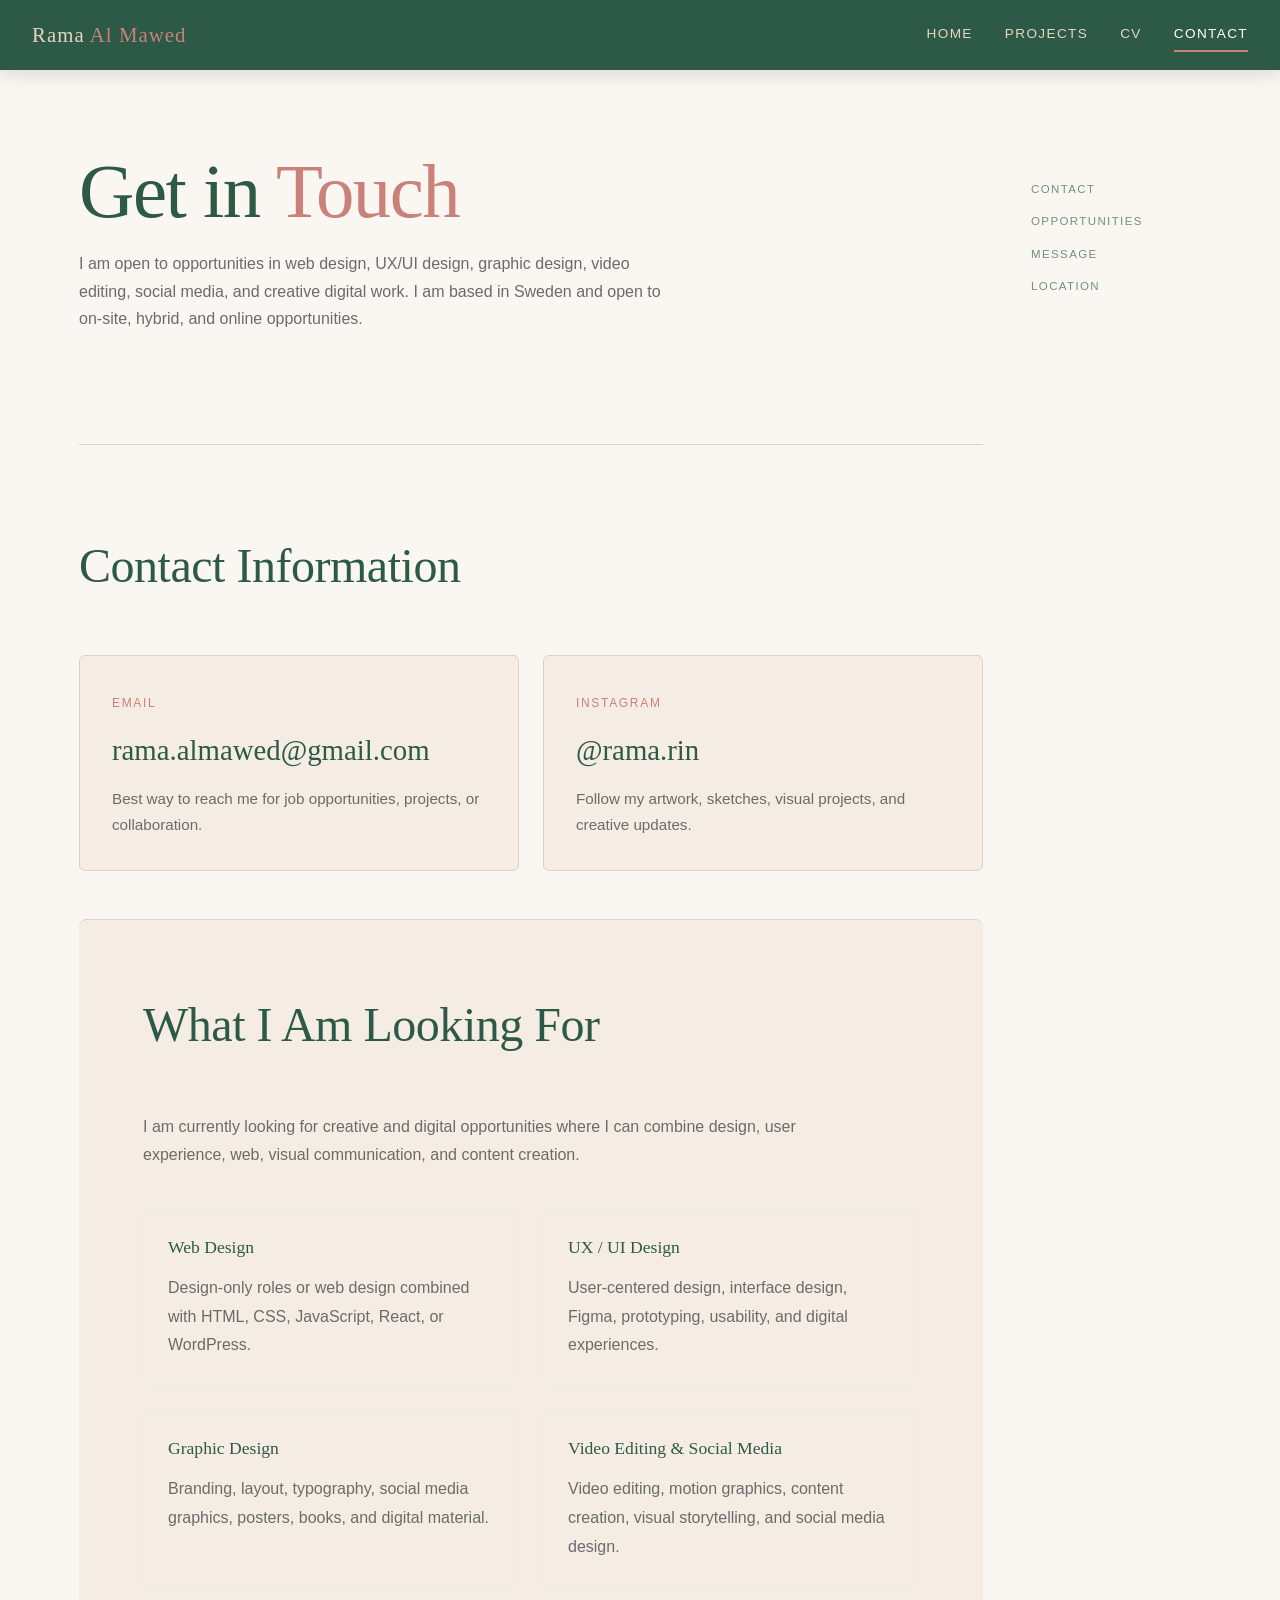
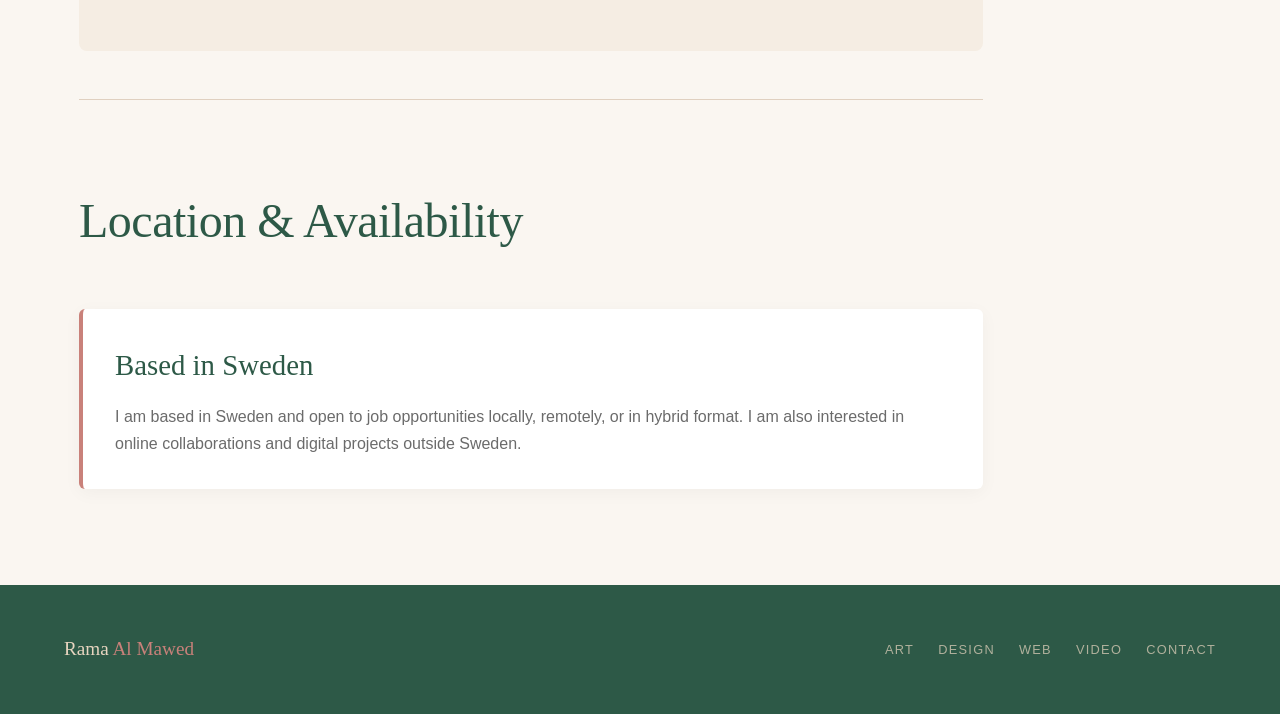
<file: contact.html>
<!DOCTYPE html>
<html lang="en">
<head>
  <meta charset="UTF-8">
  <meta name="viewport" content="width=device-width, initial-scale=1.0">
  <title>Contact — Rama Al Mawed</title>
  <link rel="stylesheet" href="style.css">
</head>

<body>

<nav>
  <a class="nav-logo" href="index.html">Rama <span>Al Mawed</span></a>

  <button class="nav-toggle" onclick="document.querySelector('.nav-links').classList.toggle('open')" aria-label="Menu">
    <span></span><span></span><span></span>
  </button>

  <ul class="nav-links">
    <li><a href="index.html">Home</a></li>

    <li class="dropdown">
      <a href="#" class="projects-toggle">Projects</a>
      <ul class="dropdown-menu">
        <li><a href="art.html">Art</a></li>
        <li><a href="graphic-design.html">Graphic Design</a></li>
        <li><a href="web-design.html">Web Design</a></li>
        <li><a href="video.html">Video</a></li>
      </ul>
    </li>

    <li><a href="cv.html">CV</a></li>
    <li><a href="contact.html" class="active">Contact</a></li>
  </ul>
</nav>

<div class="page-wrapper">

  <div class="art-layout">

    <!-- RIGHT SIDE NAV -->
    <aside class="art-side-nav">
      <a href="#contact">Contact</a>
      <a href="#opportunities">Opportunities</a>
      <a href="#form">Message</a>
      <a href="#location">Location</a>
    </aside>

    <!-- MAIN CONTENT -->
    <main class="art-content">

      <!-- HERO -->
      <section class="page-hero art-hero" id="contact">
        <div>
          <h1>Get in <span>Touch</span></h1>
          <p>
            I am open to opportunities in web design, UX/UI design, graphic design,
            video editing, social media, and creative digital work. I am based in Sweden
            and open to on-site, hybrid, and online opportunities.
          </p>
        </div>
      </section>

      <!-- CONTACT INFO -->
      <section class="art-category">
        <div class="section-title">
          <h2>Contact Information</h2>
        </div>

        <div class="contact-cards">
          <a href="mailto:rama.almawed@gmail.com" class="contact-card">
            <span>Email</span>
            <h3>rama.almawed@gmail.com</h3>
            <p>Best way to reach me for job opportunities, projects, or collaboration.</p>
          </a>

          <a href="https://www.instagram.com/rama.rin"
             target="_blank"
             rel="noopener noreferrer"
             class="contact-card">
            <span>Instagram</span>
            <h3>@rama.rin</h3>
            <p>Follow my artwork, sketches, visual projects, and creative updates.</p>
          </a>
        </div>
      </section>

      <!-- OPPORTUNITIES -->
      <section class="art-category featured-oc" id="opportunities">
        <div class="section-title">
          <h2>What I Am Looking For</h2>
        </div>

        <p class="section-desc">
          I am currently looking for creative and digital opportunities where I can combine
          design, user experience, web, visual communication, and content creation.
        </p>

        <div class="cv-skill-groups">
          <div>
            <h5>Web Design</h5>
            <p>Design-only roles or web design combined with HTML, CSS, JavaScript, React, or WordPress.</p>
          </div>

          <div>
            <h5>UX / UI Design</h5>
            <p>User-centered design, interface design, Figma, prototyping, usability, and digital experiences.</p>
          </div>

          <div>
            <h5>Graphic Design</h5>
            <p>Branding, layout, typography, social media graphics, posters, books, and digital material.</p>
          </div>

          <div>
            <h5>Video Editing & Social Media</h5>
            <p>Video editing, motion graphics, content creation, visual storytelling, and social media design.</p>
          </div>
        </div>
      </section>


      <!-- LOCATION -->
      <section class="art-category" id="location">
        <div class="section-title">
          <h2>Location & Availability</h2>
        </div>

        <div class="cv-highlight">
          <h3>Based in Sweden</h3>
          <p>
            I am based in Sweden and open to job opportunities locally, remotely, or in hybrid format.
            I am also interested in online collaborations and digital projects outside Sweden.
          </p>
        </div>
      </section>

    </main>
  </div>
</div>

<footer>
  <div class="footer-logo">Rama <span>Al Mawed</span></div>
  
  <div class="footer-links">
    <a href="art.html">Art</a>
    <a href="graphic-design.html">Design</a>
    <a href="web-design.html">Web</a>
    <a href="video.html">Video</a>
    <a href="contact.html">Contact</a>
  </div>
</footer>

<script>
const projectsToggle = document.querySelector(".projects-toggle");

if (projectsToggle) {
  projectsToggle.addEventListener("click", function(e) {
    e.preventDefault();
    this.nextElementSibling.classList.toggle("open");
  });
}
</script>

</body>
</html>
</file>
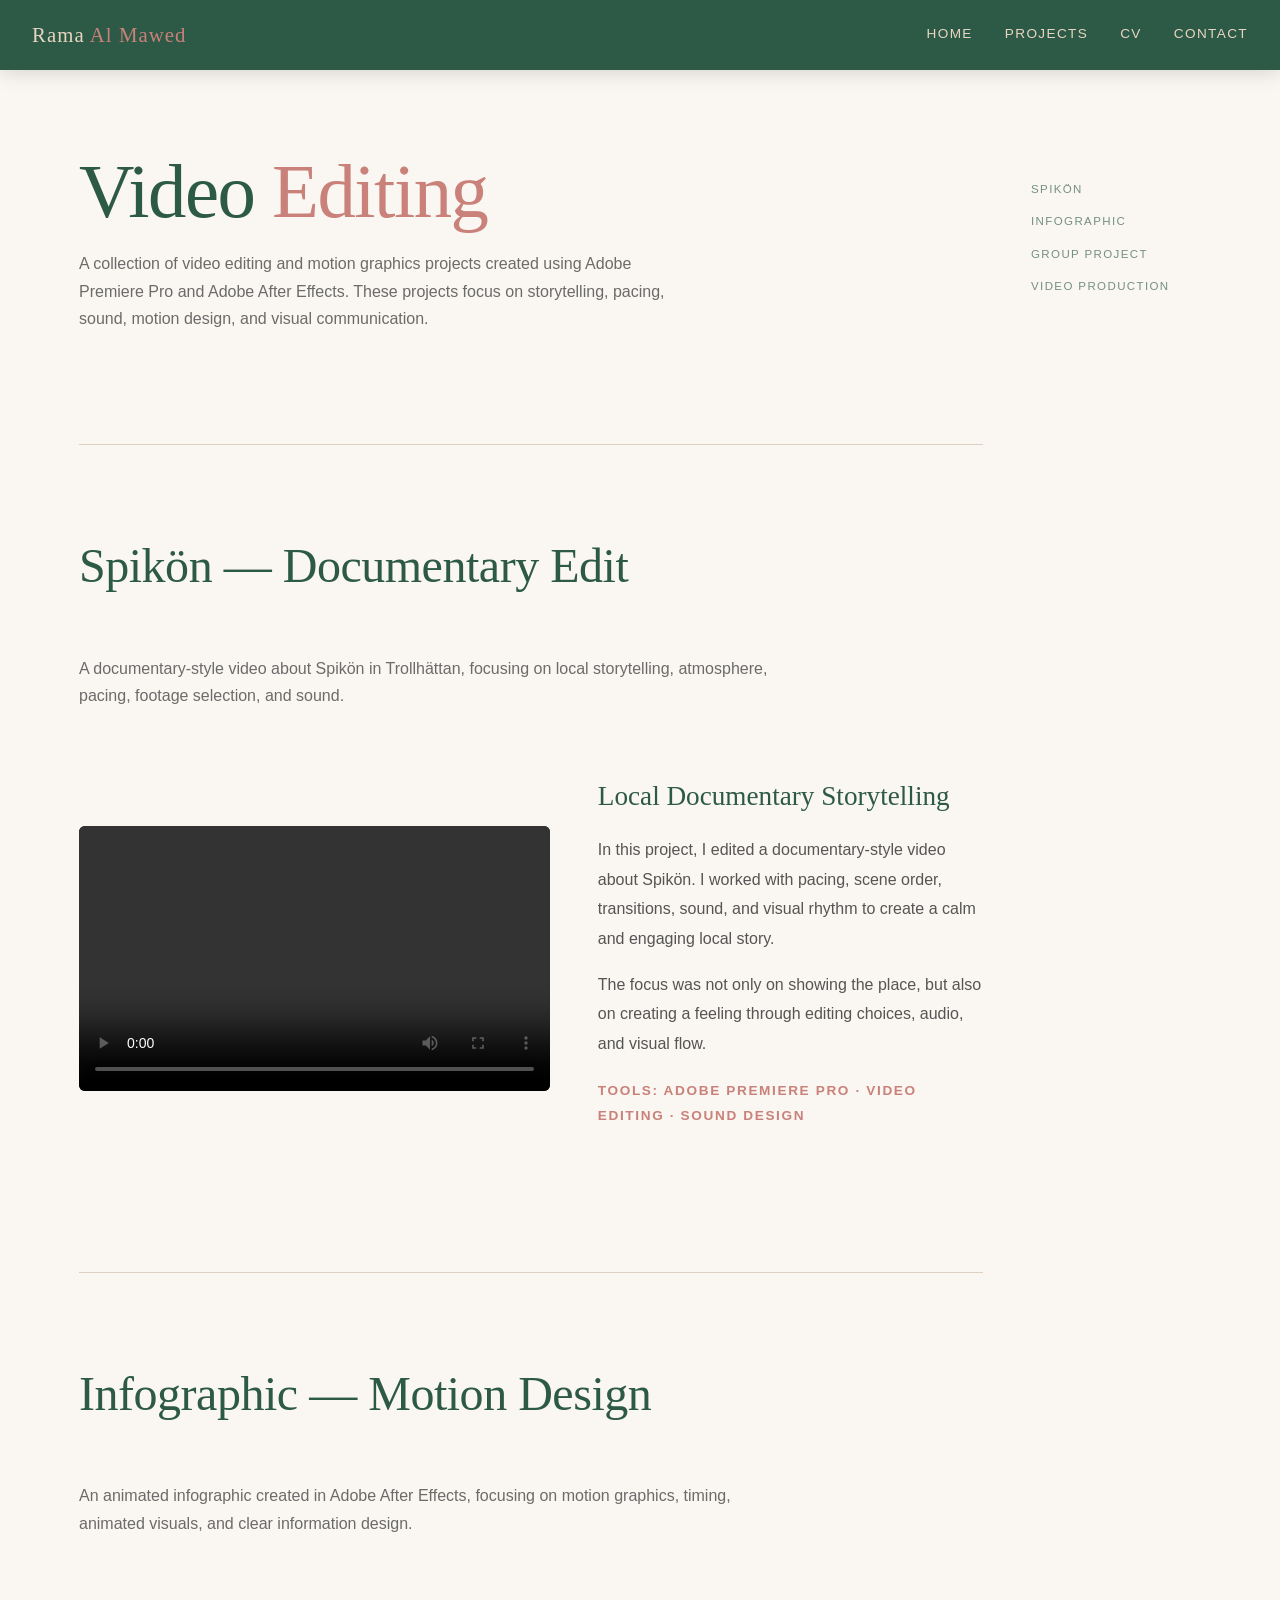
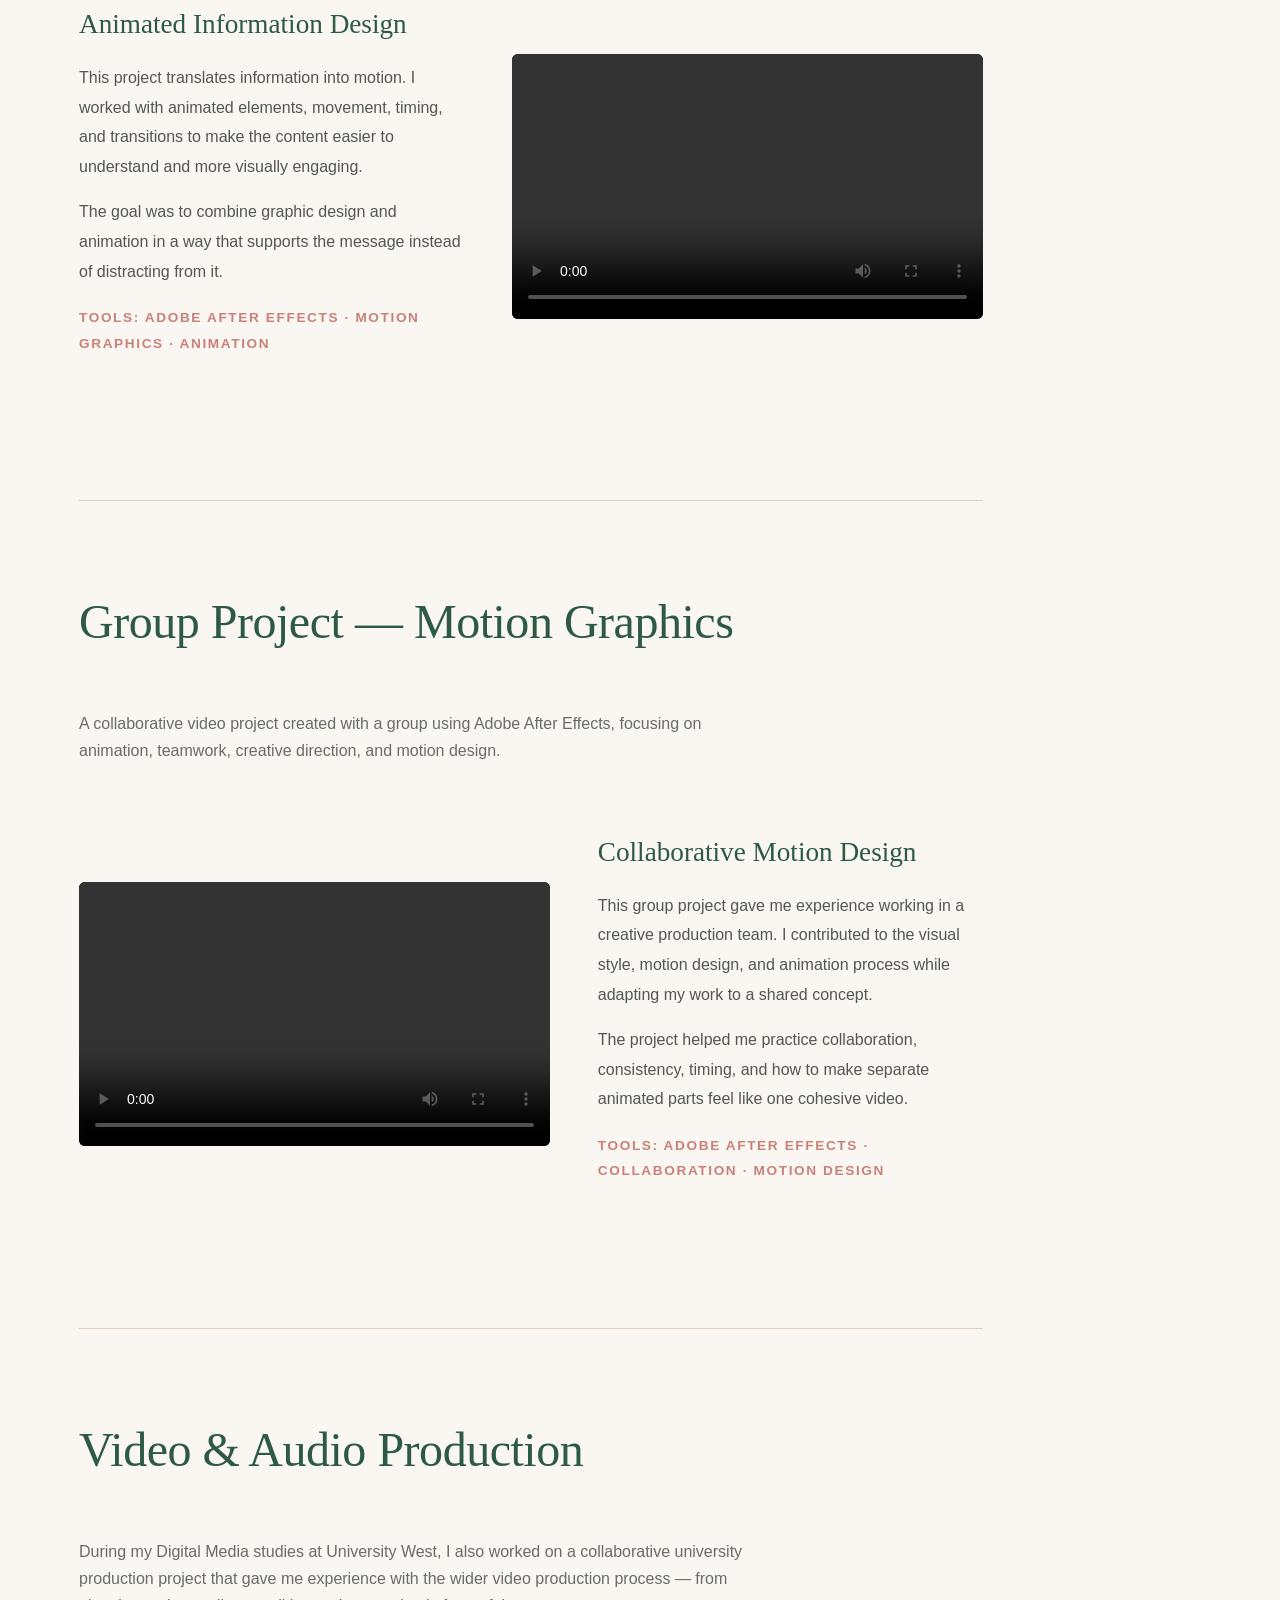
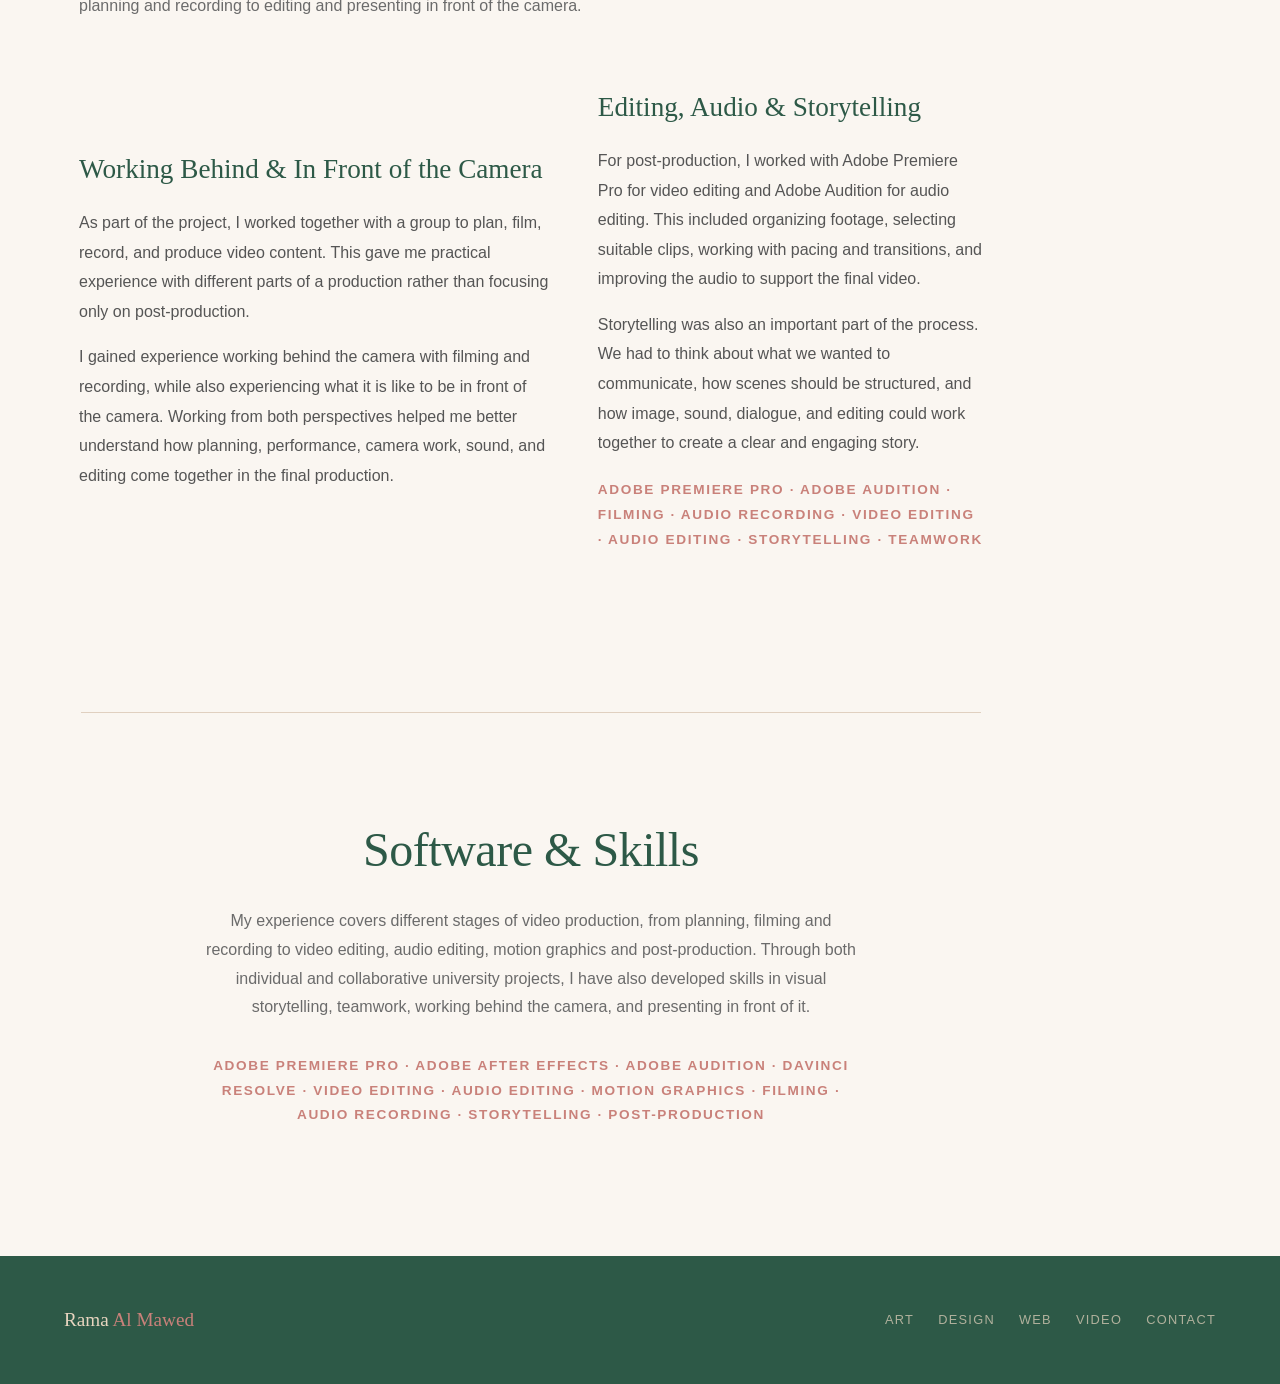
<file: video.html>
<!DOCTYPE html>
<html lang="en">
<head>
  <meta charset="UTF-8">
  <meta name="viewport" content="width=device-width, initial-scale=1.0">
  <title>Video Editing — Rama Al Mawed</title>
  <link rel="stylesheet" href="style.css">
</head>

<body>

<nav>
  <a class="nav-logo" href="index.html">Rama <span>Al Mawed</span></a>

  <button class="nav-toggle" onclick="document.querySelector('.nav-links').classList.toggle('open')" aria-label="Menu">
    <span></span><span></span><span></span>
  </button>

  <ul class="nav-links">
    <li><a href="index.html">Home</a></li>

    <li class="dropdown">
      <a href="#" class="projects-toggle">Projects</a>
      <ul class="dropdown-menu">
        <li><a href="art.html">Art</a></li>
        <li><a href="graphic-design.html">Graphic Design</a></li>
        <li><a href="web-design.html">Web Design</a></li>
        <li><a href="video.html" class="active">Video</a></li>
      </ul>
    </li>

    <li><a href="cv.html">CV</a></li>
    <li><a href="contact.html">Contact</a></li>
  </ul>
</nav>

<div class="page-wrapper">

  <div class="art-layout">

    <!-- RIGHT SIDE NAV -->
    <aside class="art-side-nav">
  <a href="#spikon">Spikön</a>
  <a href="#infographic">Infographic</a>
  <a href="#group-project">Group Project</a>
  <a href="#video-production">Video Production</a>
</aside>

    <!-- MAIN CONTENT -->
    <main class="art-content">

      <section class="page-hero art-hero">
        <div>
          <h1>Video <span>Editing</span></h1>
          <p>
            A collection of video editing and motion graphics projects created using
            Adobe Premiere Pro and Adobe After Effects. These projects focus on storytelling,
            pacing, sound, motion design, and visual communication.
          </p>
        </div>
      </section>

      <!-- SPIKÖN -->
      <section class="art-category" id="spikon">
        <div class="section-title">
          <h2>Spikön — Documentary Edit</h2>
        </div>

        <p class="section-desc">
          A documentary-style video about Spikön in Trollhättan, focusing on local storytelling,
          atmosphere, pacing, footage selection, and sound.
        </p>

        <article class="art-project">
          <div class="video-embed">

  <video controls preload="metadata">
    <source
      src="https://res.cloudinary.com/vfszpm1n/video/upload/v1786281900/spik%C3%B6n_-_Rama.mp4"
      type="video/mp4"
    >
  </video>

</div>

          <div class="art-text">
            <h3>Local Documentary Storytelling</h3>
            <p>
              In this project, I edited a documentary-style video about Spikön. I worked with
              pacing, scene order, transitions, sound, and visual rhythm to create a calm and
              engaging local story.
            </p>

            <p>
              The focus was not only on showing the place, but also on creating a feeling through
              editing choices, audio, and visual flow.
            </p>

            <p class="tool">Tools: Adobe Premiere Pro · Video Editing · Sound Design</p>

            
          </div>
        </article>
      </section>

      <!-- INFOGRAPHIC -->
      <section class="art-category" id="infographic">
        <div class="section-title">
          <h2>Infographic — Motion Design</h2>
        </div>

        <p class="section-desc">
          An animated infographic created in Adobe After Effects, focusing on motion graphics,
          timing, animated visuals, and clear information design.
        </p>

        <article class="art-project reverse">
          <div class="video-embed">

  <video controls preload="metadata">
    <source
      src="https://res.cloudinary.com/vfszpm1n/video/upload/v1786276186/infografik_2.mp4"
      type="video/mp4"
    >
  </video>

</div>

          <div class="art-text">
            <h3>Animated Information Design</h3>
            <p>
              This project translates information into motion. I worked with animated elements,
              movement, timing, and transitions to make the content easier to understand and more
              visually engaging.
            </p>

            <p>
              The goal was to combine graphic design and animation in a way that supports the
              message instead of distracting from it.
            </p>

            <p class="tool">Tools: Adobe After Effects · Motion Graphics · Animation</p>

            
          </div>
        </article>
      </section>

      <!-- GROUP PROJECT -->
      <section class="art-category" id="group-project">
        <div class="section-title">
          <h2>Group Project — Motion Graphics</h2>
        </div>

        <p class="section-desc">
          A collaborative video project created with a group using Adobe After Effects, focusing on
          animation, teamwork, creative direction, and motion design.
        </p>

        <article class="art-project">
          <div class="video-embed">

  <video controls preload="metadata">
    <source
      src="https://res.cloudinary.com/vfszpm1n/video/upload/v1786276175/filmen.bass.projektmetodik2.mp4"
      type="video/mp4"
    >
  </video>

</div>

          <div class="art-text">
            <h3>Collaborative Motion Design</h3>
            <p>
              This group project gave me experience working in a creative production team.
              I contributed to the visual style, motion design, and animation process while
              adapting my work to a shared concept.
            </p>

            <p>
              The project helped me practice collaboration, consistency, timing, and how to make
              separate animated parts feel like one cohesive video.
            </p>

            <p class="tool">Tools: Adobe After Effects · Collaboration · Motion Design</p>

            
          </div>
        </article>
      </section>
      <!-- VIDEO & AUDIO PRODUCTION -->
<section class="art-category" id="video-production">

  <div class="section-title">
    <h2>Video & Audio Production</h2>
  </div>

  <p class="section-desc">
    During my Digital Media studies at University West, I also worked on a
    collaborative university production project that gave me experience with
    the wider video production process — from planning and recording to editing
    and presenting in front of the camera.
  </p>

  <article class="art-project">

    <div class="art-text">

      <h3>Working Behind & In Front of the Camera</h3>

      <p>
        As part of the project, I worked together with a group to plan, film,
        record, and produce video content. This gave me practical experience
        with different parts of a production rather than focusing only on
        post-production.
      </p>

      <p>
        I gained experience working behind the camera with filming and recording,
        while also experiencing what it is like to be in front of the camera.
        Working from both perspectives helped me better understand how planning,
        performance, camera work, sound, and editing come together in the final
        production.
      </p>

    </div>

    <div class="art-text">

      <h3>Editing, Audio & Storytelling</h3>

      <p>
        For post-production, I worked with Adobe Premiere Pro for video editing
        and Adobe Audition for audio editing. This included organizing footage,
        selecting suitable clips, working with pacing and transitions, and
        improving the audio to support the final video.
      </p>

      <p>
        Storytelling was also an important part of the process. We had to think
        about what we wanted to communicate, how scenes should be structured,
        and how image, sound, dialogue, and editing could work together to create
        a clear and engaging story.
      </p>

      <p class="tool">
        Adobe Premiere Pro · Adobe Audition · Filming · Audio Recording ·
        Video Editing · Audio Editing · Storytelling · Teamwork
      </p>

    </div>

  </article>

</section>
      <!-- SOFTWARE / SKILLS ENDING -->
      <!-- SOFTWARE / SKILLS ENDING -->
<section class="art-ending">
  <h2>Software & Skills</h2>

  <p>
    My experience covers different stages of video production, from planning,
    filming and recording to video editing, audio editing, motion graphics and
    post-production. Through both individual and collaborative university
    projects, I have also developed skills in visual storytelling, teamwork,
    working behind the camera, and presenting in front of it.
  </p>

  <p class="tool">
    Adobe Premiere Pro · Adobe After Effects · Adobe Audition · DaVinci Resolve ·
    Video Editing · Audio Editing · Motion Graphics · Filming · Audio Recording ·
    Storytelling · Post-Production
  </p>
</section>
    </main>
  </div>
</div>

<footer>
  <div class="footer-logo">Rama <span>Al Mawed</span></div>
  
  <div class="footer-links">
    <a href="art.html">Art</a>
    <a href="graphic-design.html">Design</a>
    <a href="web-design.html">Web</a>
    <a href="video.html">Video</a>
    <a href="contact.html">Contact</a>
  </div>
</footer>

<script>
const projectsToggle = document.querySelector(".projects-toggle");

if (projectsToggle) {
  projectsToggle.addEventListener("click", function(e) {
    e.preventDefault();
    this.nextElementSibling.classList.toggle("open");
  });
}
</script>

</body>
</html>
</file>
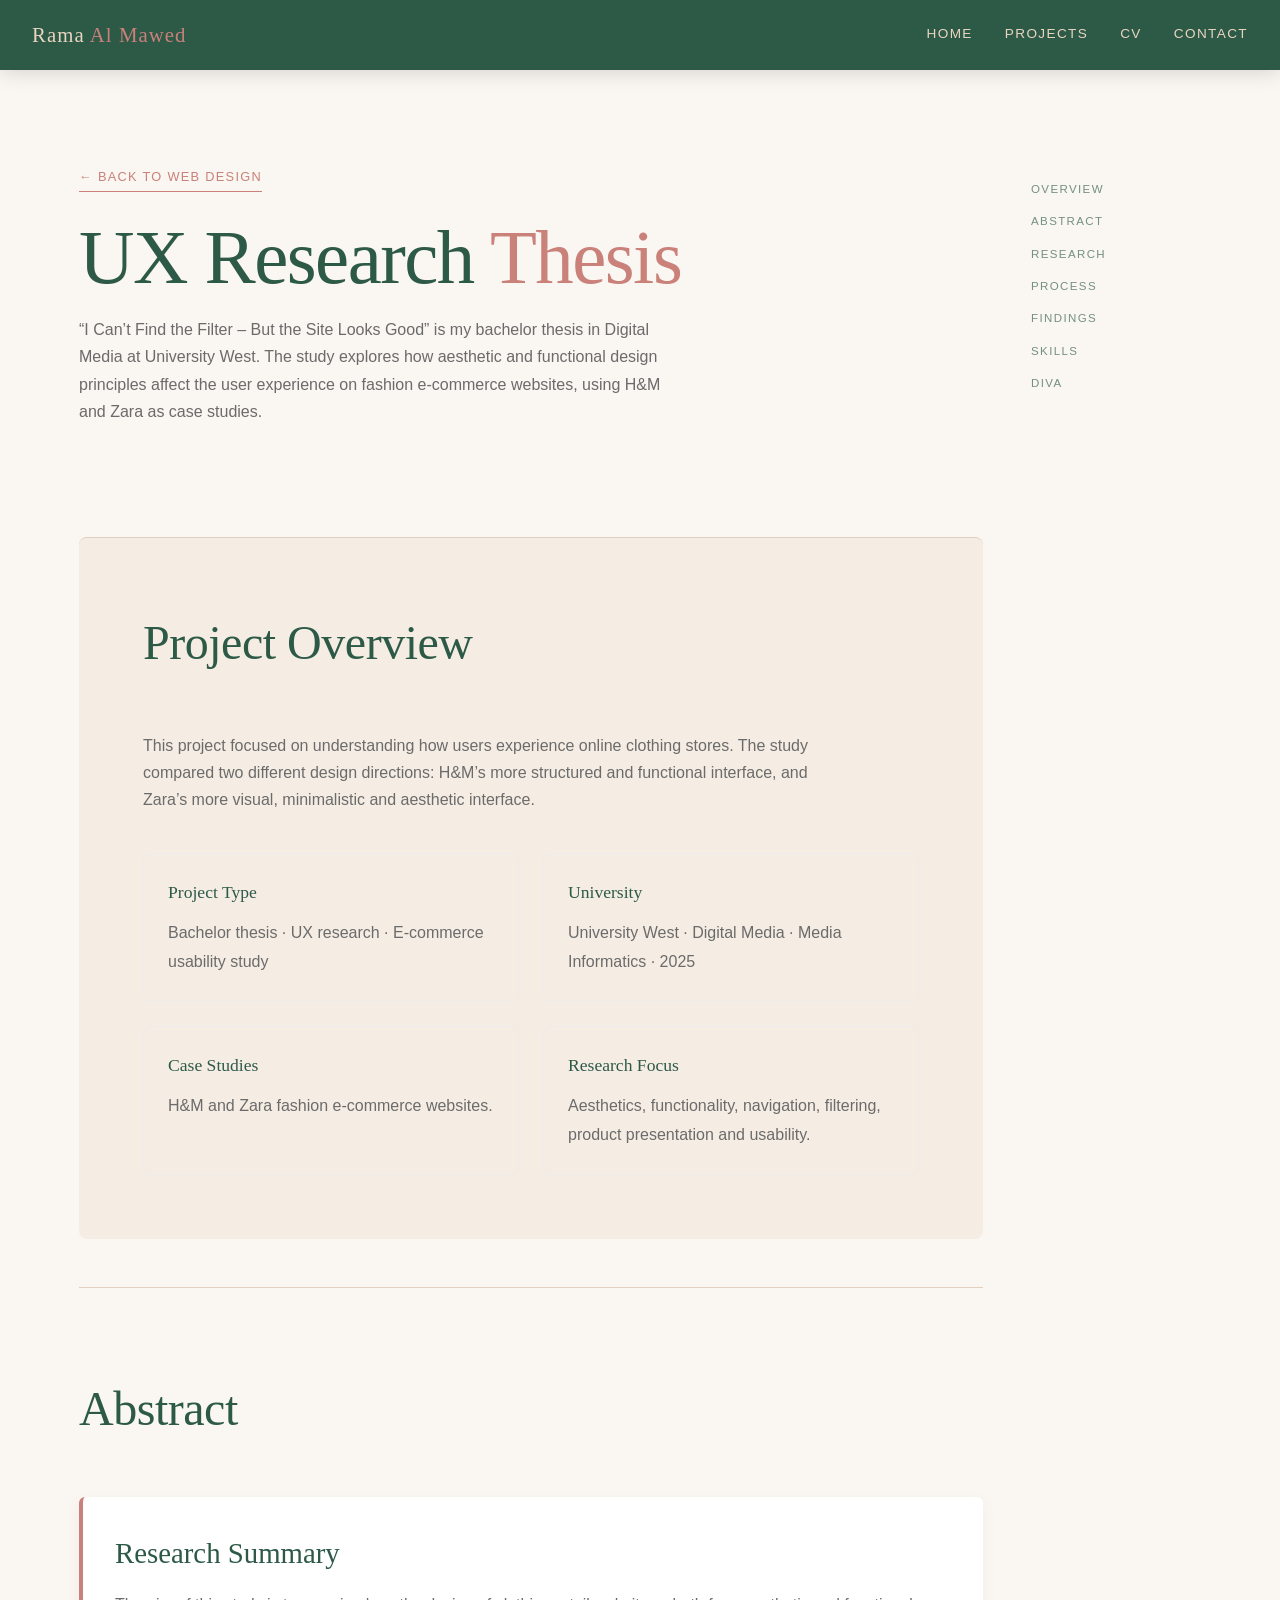
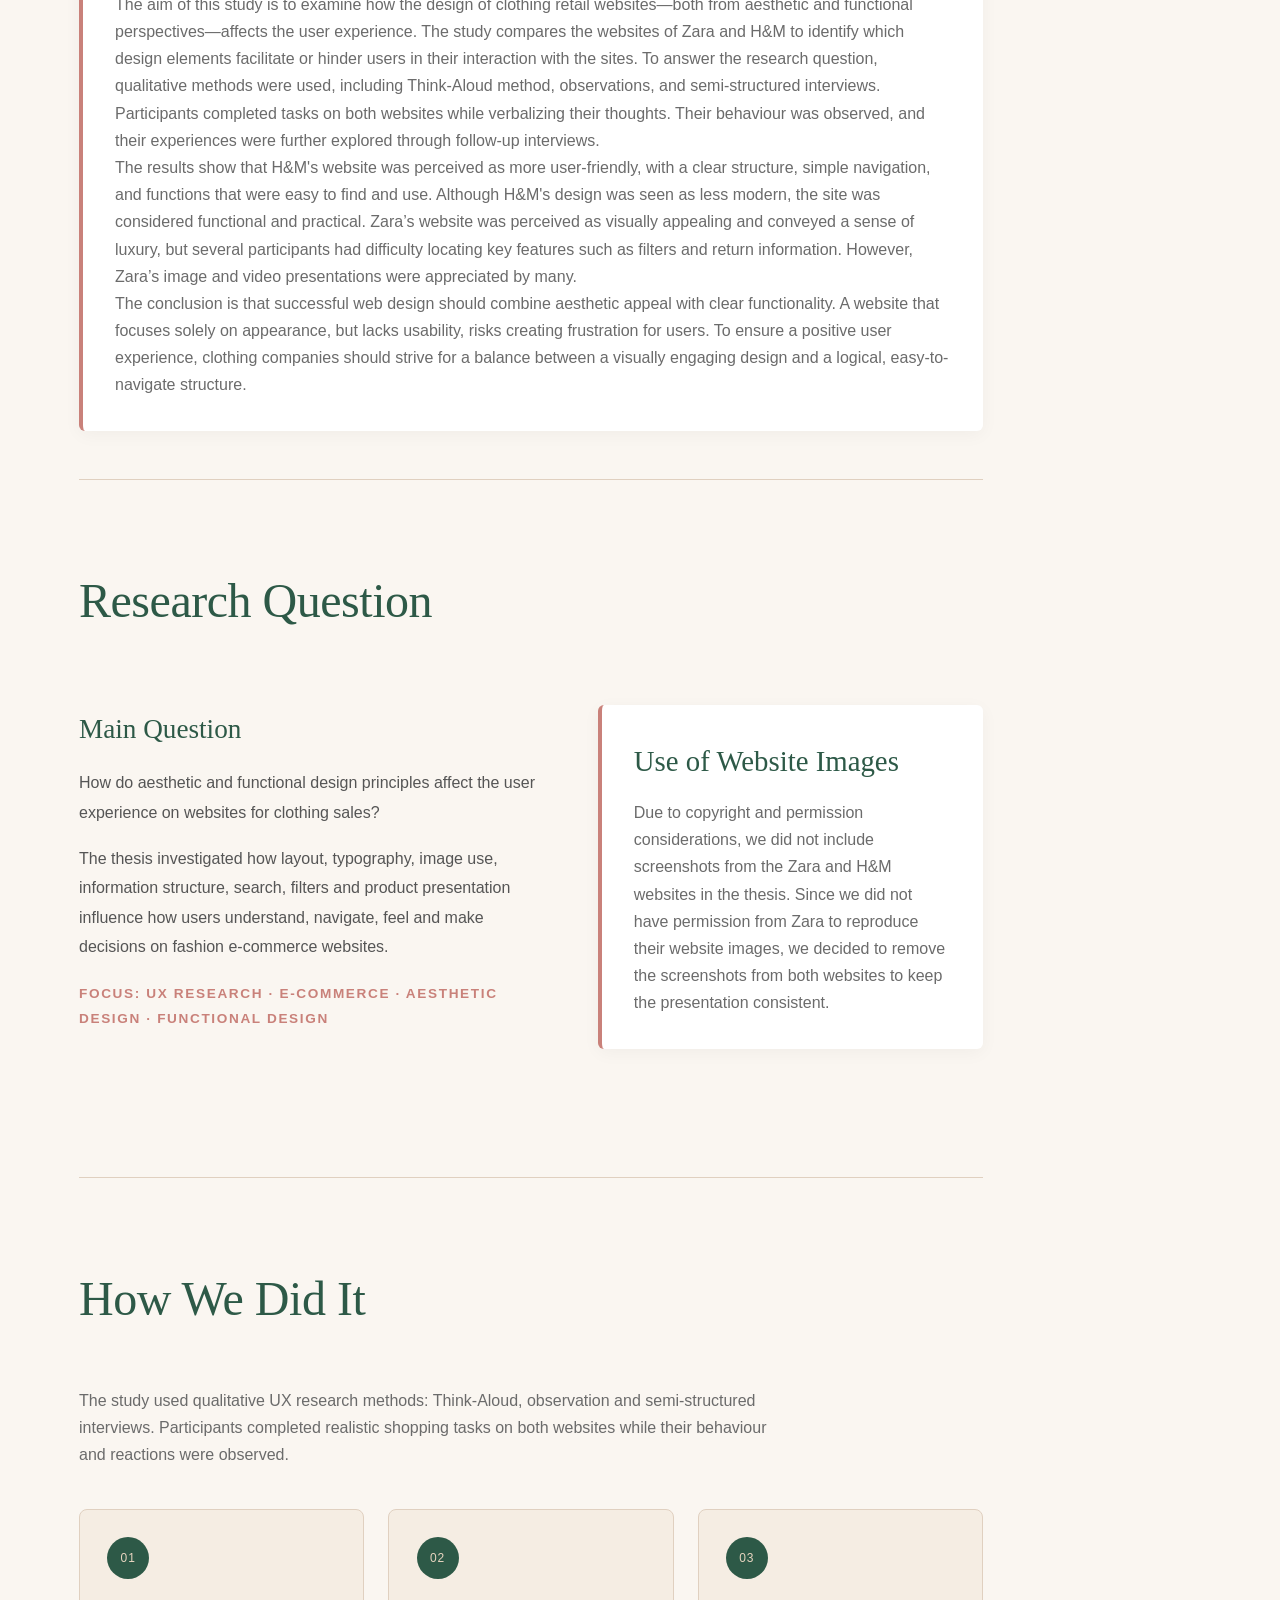
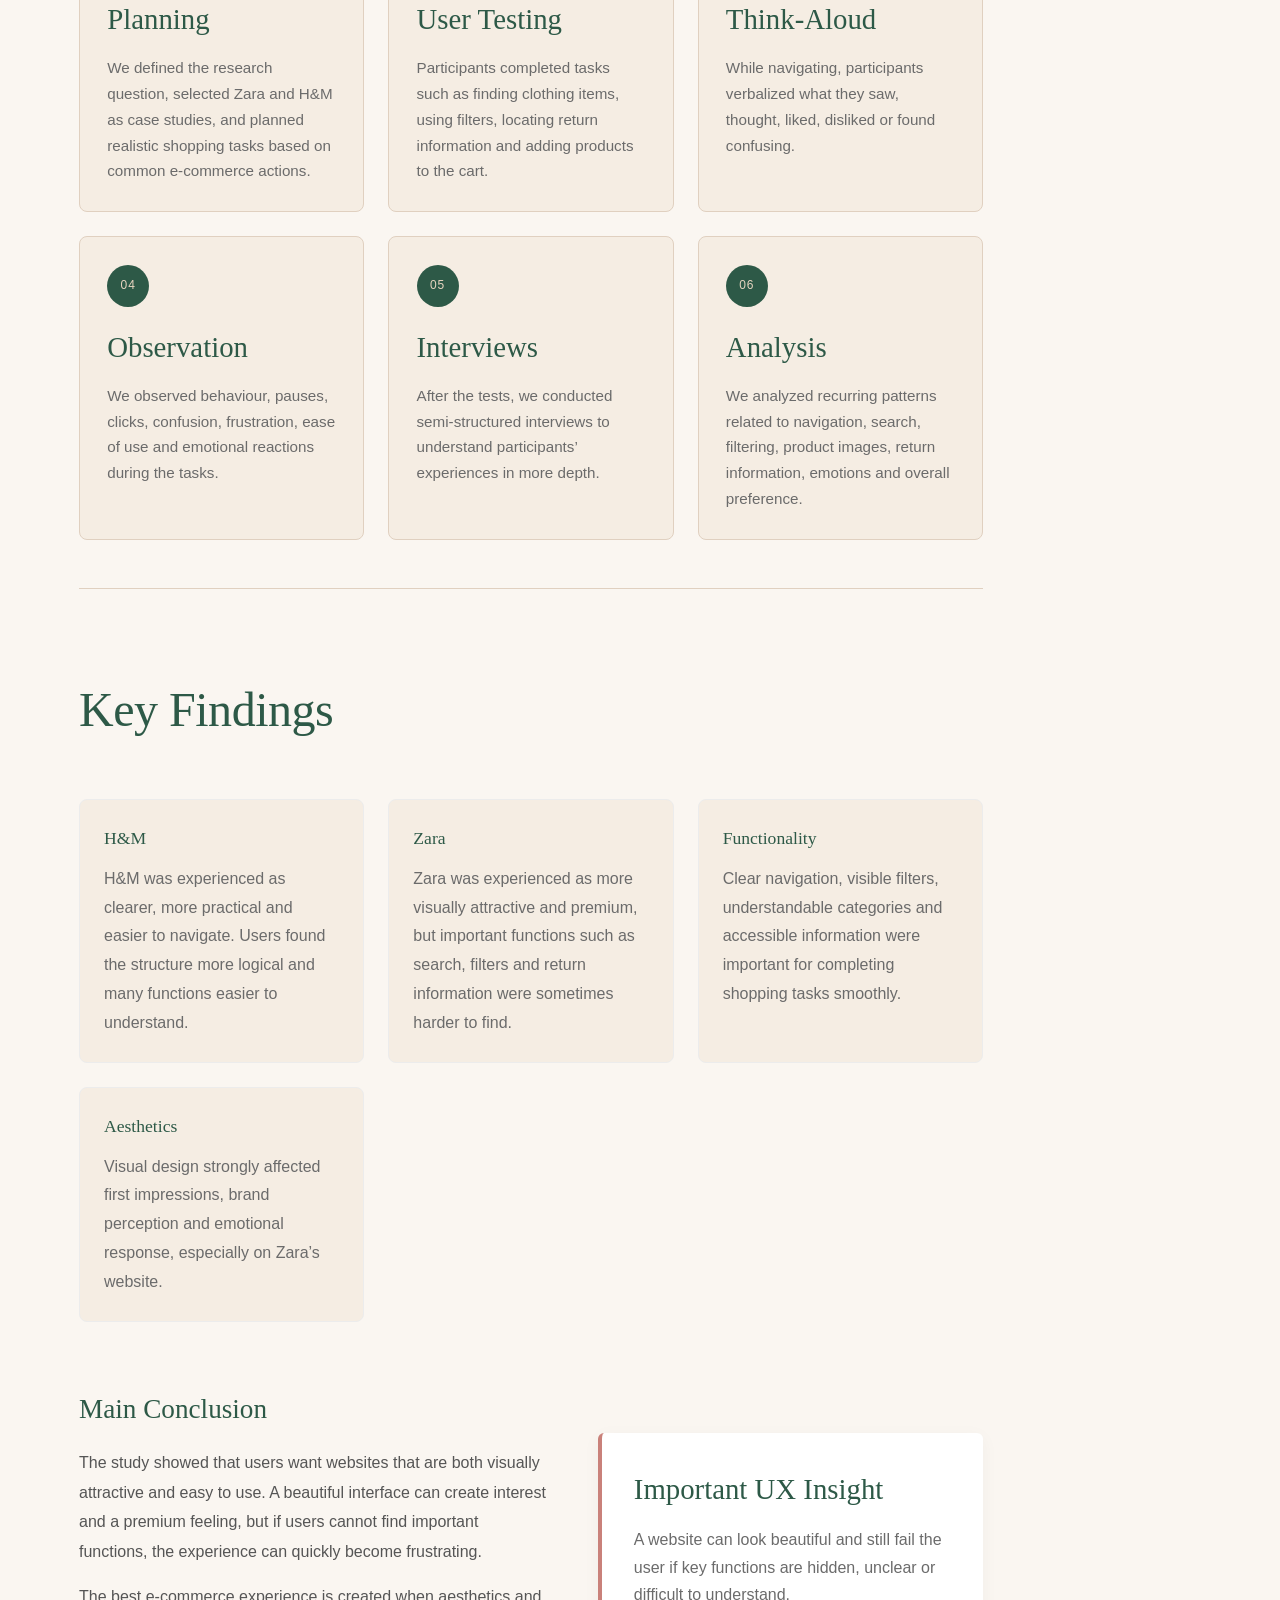
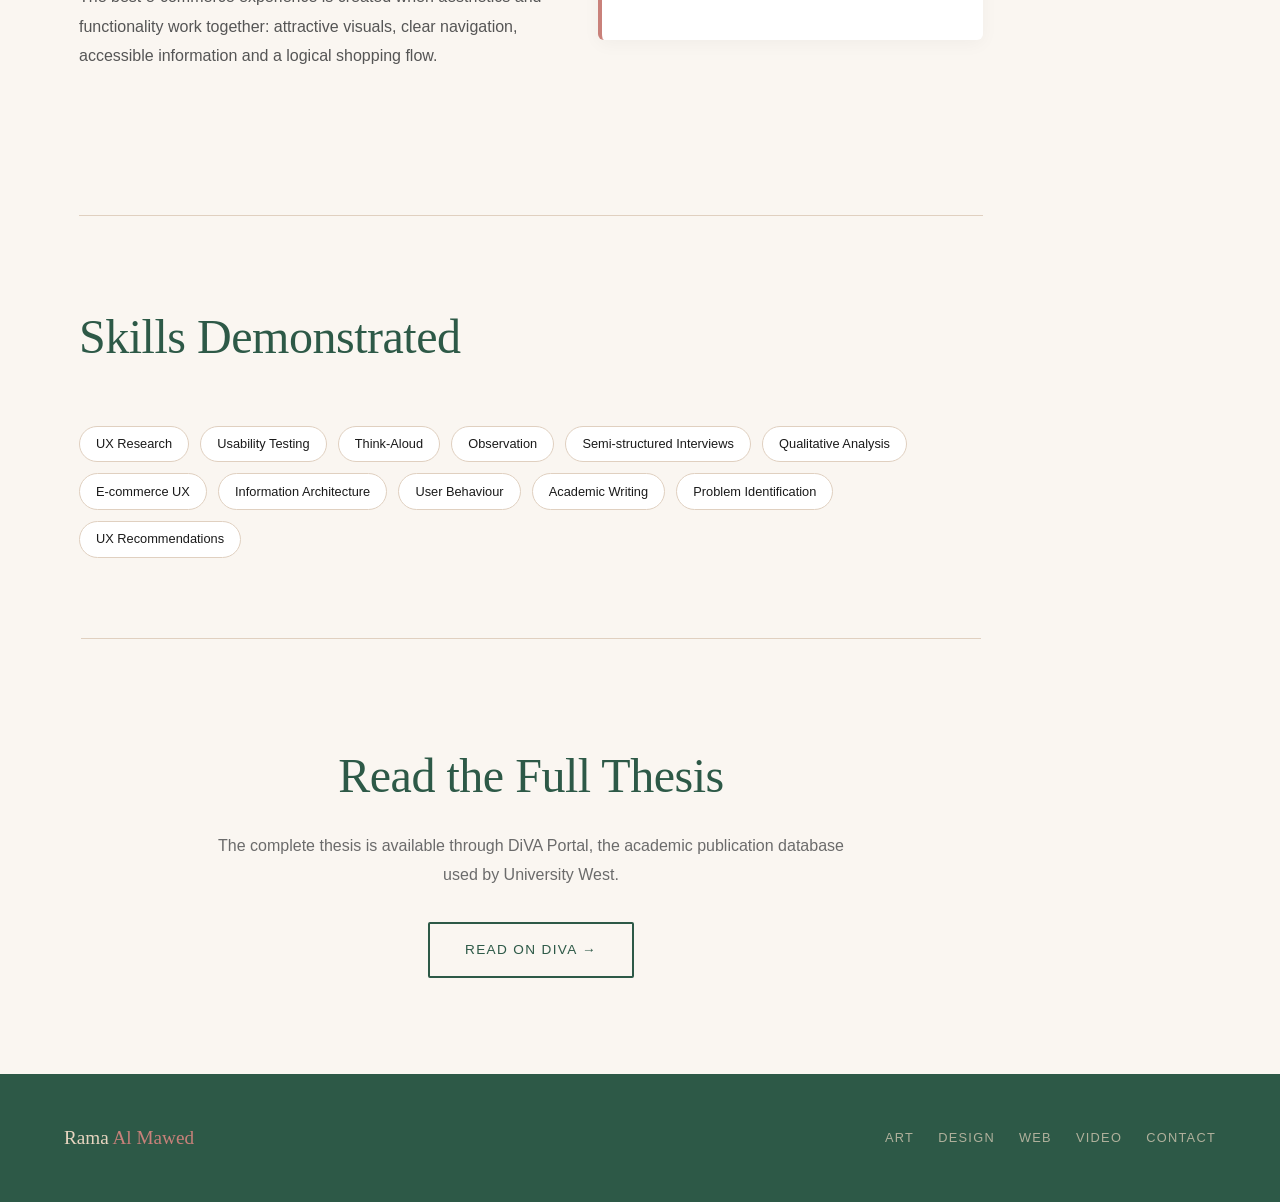
<file: projects/web design/thesis.html>
<!DOCTYPE html>
<html lang="en">
<head>
  <meta charset="UTF-8">
  <meta name="viewport" content="width=device-width, initial-scale=1.0">
  <title>UX Thesis — H&M & Zara</title>
  <link rel="stylesheet" href="../../style.css">
</head>

<body>

<nav>
  <a class="nav-logo" href="../../index.html">Rama <span>Al Mawed</span></a>

  <button class="nav-toggle" onclick="document.querySelector('.nav-links').classList.toggle('open')" aria-label="Menu">
    <span></span><span></span><span></span>
  </button>

  <ul class="nav-links">
    <li><a href="../../index.html">Home</a></li>

    <li class="dropdown">
      <a href="#" class="projects-toggle">Projects</a>
      <ul class="dropdown-menu">
        <li><a href="../../art.html">Art</a></li>
        <li><a href="../../graphic-design.html">Graphic Design</a></li>
        <li><a href="../../web-design.html" class="active">Web Design</a></li>
        <li><a href="../../video.html">Video</a></li>
      </ul>
    </li>

    <li><a href="../../cv.html">CV</a></li>
    <li><a href="../../contact.html">Contact</a></li>
  </ul>
</nav>

<div class="page-wrapper">

  <div class="art-layout">

    <aside class="art-side-nav">
      <a href="#overview">Overview</a>
      <a href="#abstract">Abstract</a>
      <a href="#research">Research</a>
      <a href="#process">Process</a>
      <a href="#findings">Findings</a>
      <a href="#skills">Skills</a>
      <a href="#diva">DiVA</a>
    </aside>

    <main class="art-content">

      <!-- HERO -->
      <section class="page-hero art-hero" id="overview">
        <div>
          <a href="../../web-design.html" class="details-link">← Back to Web Design</a>

          <h1>UX Research <span>Thesis</span></h1>

          <p>
            “I Can’t Find the Filter – But the Site Looks Good” is my bachelor thesis in
            Digital Media at University West. The study explores how aesthetic and functional
            design principles affect the user experience on fashion e-commerce websites,
            using H&amp;M and Zara as case studies.
          </p>
        </div>
      </section>

      <!-- PROJECT INFO -->
      <section class="art-category featured-oc">
        <div class="section-title">
          <h2>Project Overview</h2>
        </div>

        <p class="section-desc">
          This project focused on understanding how users experience online clothing stores.
          The study compared two different design directions: H&amp;M’s more structured and
          functional interface, and Zara’s more visual, minimalistic and aesthetic interface.
        </p>

        <div class="cv-skill-groups">
          <div>
            <h5>Project Type</h5>
            <p>Bachelor thesis · UX research · E-commerce usability study</p>
          </div>

          <div>
            <h5>University</h5>
            <p>University West · Digital Media · Media Informatics · 2025</p>
          </div>

          <div>
            <h5>Case Studies</h5>
            <p>H&amp;M and Zara fashion e-commerce websites.</p>
          </div>

          <div>
            <h5>Research Focus</h5>
            <p>Aesthetics, functionality, navigation, filtering, product presentation and usability.</p>
          </div>
        </div>
      </section>

      <!-- ABSTRACT -->
      <section class="art-category" id="abstract">
        <div class="section-title">
          <h2>Abstract</h2>
        </div>

        <div class="cv-highlight">
          <h3>Research Summary</h3>

          <p>
            The aim of this study is to examine how the design of clothing retail websites—both from aesthetic and functional perspectives—affects the user experience. The study compares the websites of Zara and H&M to identify which design elements facilitate or hinder users in their interaction with the sites. To answer the research question, qualitative methods were used, including Think-Aloud method, observations, and semi-structured interviews. Participants completed tasks on both websites while verbalizing their thoughts. Their behaviour was observed, and their experiences were further explored through follow-up interviews.
          </p>

          <p>
            The results show that H&M's website was perceived as more user-friendly, with a clear structure, simple navigation, and functions that were easy to find and use. Although H&M's design was seen as less modern, the site was considered functional and practical. Zara’s website was perceived as visually appealing and conveyed a sense of luxury, but several participants had difficulty locating key features such as filters and return information. However, Zara’s image and video presentations were appreciated by many.
          </p>

          <p>
           The conclusion is that successful web design should combine aesthetic appeal with clear functionality. A website that focuses solely on appearance, but lacks usability, risks creating frustration for users. To ensure a positive user experience, clothing companies should strive for a balance between a visually engaging design and a logical, easy-to-navigate structure.
          </p>
        </div>
      </section>

      <!-- RESEARCH QUESTION -->
      <section class="art-category" id="research">
        <div class="section-title">
          <h2>Research Question</h2>
        </div>

        <article class="art-project">
          <div class="art-text">
            <h3>Main Question</h3>

            <p>
              How do aesthetic and functional design principles affect the user experience
              on websites for clothing sales?
            </p>

            <p>
              The thesis investigated how layout, typography, image use, information structure,
              search, filters and product presentation influence how users understand, navigate,
              feel and make decisions on fashion e-commerce websites.
            </p>

            <p class="tool">
              Focus: UX Research · E-commerce · Aesthetic Design · Functional Design
            </p>
          </div>

          <div class="cv-highlight">
            <h3>Use of Website Images</h3>
            <p>
              Due to copyright and permission considerations, we did not include screenshots
    from the Zara and H&amp;M websites in the thesis. Since we did not have permission
    from Zara to reproduce their website images, we decided to remove the screenshots
    from both websites to keep the presentation consistent.
            </p>
          </div>
        </article>
      </section>

      <!-- PROCESS -->
      <section class="art-category" id="process">
        <div class="section-title">
          <h2>How We Did It</h2>
        </div>

        <p class="section-desc">
          The study used qualitative UX research methods: Think-Aloud, observation and
          semi-structured interviews. Participants completed realistic shopping tasks on both
          websites while their behaviour and reactions were observed. 
        </p>

        <div class="process-list">
          <div>
            <span>01</span>
            <h3>Planning</h3>
            <p>
              We defined the research question, selected Zara and H&amp;M as case studies,
              and planned realistic shopping tasks based on common e-commerce actions.
            </p>
          </div>

          <div>
            <span>02</span>
            <h3>User Testing</h3>
            <p>
              Participants completed tasks such as finding clothing items, using filters,
              locating return information and adding products to the cart.
            </p>
          </div>

          <div>
            <span>03</span>
            <h3>Think-Aloud</h3>
            <p>
              While navigating, participants verbalized what they saw, thought, liked,
              disliked or found confusing.
            </p>
          </div>

          <div>
            <span>04</span>
            <h3>Observation</h3>
            <p>
              We observed behaviour, pauses, clicks, confusion, frustration, ease of use
              and emotional reactions during the tasks.
            </p>
          </div>

          <div>
            <span>05</span>
            <h3>Interviews</h3>
            <p>
              After the tests, we conducted semi-structured interviews to understand
              participants’ experiences in more depth.
            </p>
          </div>

          <div>
            <span>06</span>
            <h3>Analysis</h3>
            <p>
              We analyzed recurring patterns related to navigation, search, filtering,
              product images, return information, emotions and overall preference.
            </p>
          </div>
        </div>
      </section>

      <!-- FINDINGS -->
      <section class="art-category" id="findings">
        <div class="section-title">
          <h2>Key Findings</h2>
        </div>

        <div class="cv-skill-groups">
          <div>
            <h5>H&amp;M</h5>
            <p>
              H&amp;M was experienced as clearer, more practical and easier to navigate.
              Users found the structure more logical and many functions easier to understand.
            </p>
          </div>

          <div>
            <h5>Zara</h5>
            <p>
              Zara was experienced as more visually attractive and premium, but important
              functions such as search, filters and return information were sometimes harder to find.
            </p>
          </div>

          <div>
            <h5>Functionality</h5>
            <p>
              Clear navigation, visible filters, understandable categories and accessible
              information were important for completing shopping tasks smoothly.
            </p>
          </div>

          <div>
            <h5>Aesthetics</h5>
            <p>
              Visual design strongly affected first impressions, brand perception and emotional
              response, especially on Zara’s website.
            </p>
          </div>
        </div>

        <article class="art-project">
          <div class="art-text">
            <h3>Main Conclusion</h3>

            <p>
              The study showed that users want websites that are both visually attractive and
              easy to use. A beautiful interface can create interest and a premium feeling, but
              if users cannot find important functions, the experience can quickly become frustrating.
            </p>

            <p>
              The best e-commerce experience is created when aesthetics and functionality work
              together: attractive visuals, clear navigation, accessible information and a logical
              shopping flow.
            </p>
          </div>

          <div class="cv-highlight">
            <h3>Important UX Insight</h3>
            <p>
              A website can look beautiful and still fail the user if key functions are hidden,
              unclear or difficult to understand.
            </p>
          </div>
        </article>
      </section>

      <!-- SKILLS -->
      <section class="art-category" id="skills">
        <div class="section-title">
          <h2>Skills Demonstrated</h2>
        </div>

        <div class="skills-grid cv-tags">
          <span class="skill-tag">UX Research</span>
          <span class="skill-tag">Usability Testing</span>
          <span class="skill-tag">Think-Aloud</span>
          <span class="skill-tag">Observation</span>
          <span class="skill-tag">Semi-structured Interviews</span>
          <span class="skill-tag">Qualitative Analysis</span>
          <span class="skill-tag">E-commerce UX</span>
          <span class="skill-tag">Information Architecture</span>
          <span class="skill-tag">User Behaviour</span>
          <span class="skill-tag">Academic Writing</span>
          <span class="skill-tag">Problem Identification</span>
          <span class="skill-tag">UX Recommendations</span>
        </div>
      </section>

      <!-- DIVA -->
      <section class="art-ending" id="diva">
        <h2>Read the Full Thesis</h2>

        <p>
          The complete thesis is available through DiVA Portal, the academic publication
          database used by University West.
        </p>

        <a
          class="btn-outline-dark"
          href="https://www.diva-portal.org/smash/record.jsf?dswid=-5887&pid=diva2%3A1974718&c=1&searchType=SIMPLE&language=en&query=rama+al+mawed&af=%5B%5D&aq=%5B%5B%5D%5D&aq2=%5B%5B%5D%5D&aqe=%5B%5D&noOfRows=50&sortOrder=author_sort_asc&sortOrder2=title_sort_asc&onlyFullText=false&sf=all"
          target="_blank"
          rel="noopener noreferrer">
          Read on DiVA →
        </a>
      </section>

    </main>
  </div>
</div>

<footer>
  <div class="footer-logo">Rama <span>Al Mawed</span></div>
  
  <div class="footer-links">
    <a href="../art.html">Art</a>
    <a href="../graphic-design.html">Design</a>
    <a href="../web-design.html">Web</a>
    <a href="../video.html">Video</a>
    <a href="../contact.html">Contact</a>
  </div>
</footer>

<script>
const projectsToggle = document.querySelector(".projects-toggle");

if (projectsToggle) {
  projectsToggle.addEventListener("click", function(e) {
    e.preventDefault();
    this.nextElementSibling.classList.toggle("open");
  });
}
</script>

</body>
</html>
</file>
<file: style.css>
/* ===== COLORS ===== */
:root {
  --green: #2D5947;
  --green-light: #3a7060;
  --salmon: #C9817A;
  --salmon-light: #e09990;
  --cream: #E8D5C0;
  --cream-light: #f5ede3;
  --off-white: #FAF6F1;
  --dark: #1a1a1a;
  --text-muted: #6b6b6b;
  --border: #e0d0c0;
}

/* ===== RESET / BASE ===== */
*,
*::before,
*::after {
  box-sizing: border-box;
  margin: 0;
  padding: 0;
}

html {
  scroll-behavior: smooth;
}

body {
  font-family: Georgia, serif;
  background: var(--off-white);
  color: var(--dark);
  line-height: 1.7;
}

img,
video {
  max-width: 100%;
}

h1,
h2,
h3,
h4,
h5 {
  font-family: Georgia, serif;
  font-weight: normal;
}

h1 {
  font-size: clamp(2.5rem, 6vw, 5rem);
  line-height: 1.1;
  letter-spacing: -0.02em;
}

h2 {
  font-size: clamp(1.8rem, 4vw, 3rem);
  letter-spacing: -0.01em;
}

h3 {
  font-size: clamp(1.2rem, 2.5vw, 1.8rem);
}

h4 {
  font-size: 1rem;
  text-transform: uppercase;
  letter-spacing: 0.15em;
}

p {
  font-family: Arial, sans-serif;
  font-size: 1rem;
  color: var(--text-muted);
}

a {
  color: inherit;
  text-decoration: none;
  transition: 0.25s ease;
}

[id] {
  scroll-margin-top: 140px;
}

/* =========================================================
   MAIN NAVIGATION
   ========================================================= */
nav {
  position: fixed;
  inset: 0 0 auto 0;
  z-index: 1000;
  height: 70px;
  padding: 0 2rem;
  display: flex;
  align-items: center;
  justify-content: space-between;
  background: var(--green);
  box-shadow: 0 2px 20px rgba(0, 0, 0, 0.15);
}

.nav-logo {
  flex-shrink: 0;
  font-size: 1.3rem;
  color: var(--cream);
  letter-spacing: 0.05em;
}

.nav-logo span {
  color: var(--salmon);
}

.nav-links {
  display: flex;
  align-items: center;
  gap: 2rem;
  list-style: none;
}

.nav-links > li {
  list-style: none;
}

.nav-links a {
  display: block;
  padding: 0.3rem 0;
  border-bottom: 2px solid transparent;
  font-family: Arial, sans-serif;
  font-size: 0.85rem;
  color: var(--cream);
  text-transform: uppercase;
  letter-spacing: 0.1em;
}

.nav-links a:hover,
.nav-links a.active {
  color: #fff;
  border-bottom-color: var(--salmon);
}

/* Desktop dropdown */
.dropdown {
  position: relative;
}

.dropdown-menu {
  display: none;
  position: absolute;
  top: 100%;
  left: 0;
  z-index: 1100;
  min-width: 210px;
  padding: 0.8rem 0;
  list-style: none;
  background: var(--green);
  box-shadow: 0 10px 24px rgba(0, 0, 0, 0.12);
}

.dropdown-menu a {
  padding: 0.7rem 1rem;
  white-space: nowrap;
  border-bottom: 0;
}

@media (min-width: 901px) {
  .dropdown:hover .dropdown-menu {
    display: block;
  }
}

.nav-toggle {
  display: none;
  padding: 0.5rem;
  background: none;
  border: 0;
  cursor: pointer;
}

.nav-toggle span {
  display: block;
  width: 24px;
  height: 2px;
  margin: 5px 0;
  background: var(--cream);
}

.page-wrapper {
  margin-top: 70px;
}

/* =========================================================
   HOME PAGE
   ========================================================= */
.hero {
  min-height: calc(100vh - 70px);
  display: grid;
  grid-template-columns: 1fr 1fr;
  overflow: hidden;
  background: var(--green);
}

.hero-content {
  padding: 5rem 4rem;
  display: flex;
  flex-direction: column;
  justify-content: center;
  color: var(--cream);
}

.hero-eyebrow {
  margin-bottom: 1.5rem;
  font-family: Arial, sans-serif;
  font-size: 0.8rem;
  color: var(--salmon);
  text-transform: uppercase;
  letter-spacing: 0.3em;
}

.hero-name {
  margin-bottom: 1rem;
  font-size: clamp(3rem, 7vw, 6rem);
  line-height: 1;
  color: var(--cream);
}

.hero-name em {
  color: var(--salmon);
}

.hero-title {
  margin-bottom: 2rem;
  font-family: Arial, sans-serif;
  font-size: 1.1rem;
  color: rgba(232, 213, 192, 0.7);
  letter-spacing: 0.05em;
}

.hero-bio {
  max-width: 500px;
  margin-bottom: 3rem;
  font-family: Arial, sans-serif;
  color: rgba(232, 213, 192, 0.8);
  line-height: 1.8;
}

.hero-btns {
  display: flex;
  flex-wrap: wrap;
  gap: 1rem;
}

.hero-photo {
  position: relative;
  overflow: hidden;
}

.hero-photo img {
  width: 100%;
  height: 100%;
  object-fit: cover;
  object-position: top center;
  filter: sepia(10%) brightness(0.9);
}

.hero-photo::after {
  content: "";
  position: absolute;
  inset: 0;
  background: linear-gradient(135deg, rgba(45, 89, 71, 0.4), transparent 60%);
}

.btn-primary,
.btn-outline,
.btn-outline-dark {
  display: inline-block;
  padding: 0.9rem 2.2rem;
  border-radius: 2px;
  font-family: Arial, sans-serif;
  font-size: 0.85rem;
  text-transform: uppercase;
  letter-spacing: 0.1em;
}

.btn-primary {
  background: var(--salmon);
  color: #fff;
}

.btn-primary:hover {
  background: var(--salmon-light);
  transform: translateY(-2px);
}

.btn-outline {
  border: 2px solid var(--cream);
  color: var(--cream);
}

.btn-outline:hover {
  background: var(--cream);
  color: var(--green);
}

.btn-outline-dark {
  border: 2px solid var(--green);
  color: var(--green);
}

.btn-outline-dark:hover {
  background: var(--green);
  color: var(--cream);
}

/* Skills strip */
.skills-strip {
  padding: 3rem 4rem;
  display: grid;
  grid-template-columns: auto 1fr;
  gap: 3rem;
  align-items: center;
  background: var(--cream);
}

.skills-strip h4 {
  color: var(--green);
}

.skills-grid {
  display: flex;
  flex-wrap: wrap;
  gap: 0.7rem;
}

.skill-tag {
  padding: 0.4rem 1rem;
  border: 1px solid var(--border);
  border-radius: 999px;
  background: #fff;
  font-family: Arial, sans-serif;
  font-size: 0.8rem;
}

.skill-tag:hover {
  background: var(--salmon);
  color: #fff;
  border-color: var(--salmon);
}

/* Home section heading */
.section-header {
  padding: 5rem 2rem 3rem;
  text-align: center;
}

.section-header .label {
  display: block;
  margin-bottom: 1rem;
  font-family: Arial, sans-serif;
  font-size: 0.75rem;
  color: var(--salmon);
  text-transform: uppercase;
  letter-spacing: 0.3em;
}

.section-header h2 {
  margin-bottom: 1rem;
  color: var(--green);
}

.section-header p {
  max-width: 600px;
  margin: 0 auto;
}

.divider {
  width: 60px;
  height: 3px;
  margin: 1.5rem auto 0;
  border-radius: 2px;
  background: var(--salmon);
}

/* Home project cards */
.projects-preview {
  padding: 0 4rem 6rem;
  display: grid;
  grid-template-columns: repeat(auto-fit, minmax(260px, 1fr));
  gap: 2rem;
}

.project-card {
  display: block;
  overflow: hidden;
  border-radius: 4px;
  background: #fff;
  box-shadow: 0 2px 15px rgba(0, 0, 0, 0.06);
  transition: transform 0.3s ease, box-shadow 0.3s ease;
}

.project-card:hover {
  transform: translateY(-8px);
  box-shadow: 0 15px 40px rgba(0, 0, 0, 0.12);
}

.project-card-img {
  height: 200px;
  overflow: hidden;
}

.project-card-img img {
  width: 100%;
  height: 100%;
  object-fit: cover;
  transition: transform 0.5s ease;
}

.project-card:hover .project-card-img img {
  transform: scale(1.06);
}

.project-card-body {
  padding: 1.5rem;
  background: var(--off-white);
}

.project-card-body .tag {
  margin-bottom: 0.5rem;
  font-family: Arial, sans-serif;
  font-size: 0.7rem;
  color: var(--salmon);
  text-transform: uppercase;
  letter-spacing: 0.15em;
}

.project-card-body h3 {
  margin-bottom: 0.5rem;
  font-size: 1.2rem;
  color: var(--green);
}

.project-card-body p {
  font-size: 0.9rem;
}

.project-card-body > span {
  display: inline-block;
  margin-top: 1rem;
  padding-bottom: 2px;
  border-bottom: 1px solid var(--green);
  font-family: Arial, sans-serif;
  font-size: 0.8rem;
  color: var(--green);
  text-transform: uppercase;
  letter-spacing: 0.1em;
}

/* Home about section */
.about-strip {
  padding: 6rem 4rem;
  display: grid;
  grid-template-columns: 1fr 1fr;
  gap: 4rem;
  align-items: center;
  background: var(--green);
}

.about-strip h2 {
  margin-bottom: 1.5rem;
  color: var(--cream);
}

.about-strip h2 em {
  color: var(--salmon);
}

.about-strip p {
  margin-bottom: 1.2rem;
  color: rgba(232, 213, 192, 0.8);
}

.stats {
  margin-top: 2rem;
  display: grid;
  grid-template-columns: 1fr 1fr;
  gap: 1.5rem;
}

.stat {
  padding: 1.5rem;
  border-radius: 4px;
  background: rgba(255, 255, 255, 0.07);
  text-align: center;
}

.stat .num {
  display: block;
  font-size: 2.5rem;
  color: var(--salmon);
}

.stat .label {
  font-family: Arial, sans-serif;
  font-size: 0.8rem;
  color: rgba(232, 213, 192, 0.6);
  text-transform: uppercase;
  letter-spacing: 0.1em;
}

.langs {
  margin-top: 2rem;
}

.langs h4 {
  margin-bottom: 1rem;
  color: var(--salmon);
}

.lang-bar {
  margin-bottom: 0.8rem;
}

.lang-name {
  margin-bottom: 0.3rem;
  font-size: 0.85rem;
  color: rgba(232, 213, 192, 0.7);
}

.lang-track {
  height: 4px;
  border-radius: 2px;
  background: rgba(255, 255, 255, 0.15);
}

.lang-fill {
  height: 100%;
  border-radius: 2px;
  background: var(--salmon);
}

/* =========================================================
   SHARED INNER-PAGE LAYOUT
   ========================================================= */
.art-layout {
  max-width: 1250px;
  margin: 0 auto;
  padding: 0 4rem;
  display: grid;
  grid-template-columns: minmax(0, 1fr) 170px;
  gap: 3rem;
}

.art-content {
  grid-column: 1;
  grid-row: 1;
  min-width: 0;
}

.art-side-nav {
  grid-column: 2;
  grid-row: 1;
  position: sticky;
  top: 100px;
  align-self: start;
  height: fit-content;
  padding-top: 5rem;
  display: flex;
  flex-direction: column;
  gap: 0.8rem;
  font-family: Arial, sans-serif;
  font-size: 0.72rem;
  text-transform: uppercase;
  letter-spacing: 0.12em;
}

.art-side-nav a {
  color: var(--green);
  opacity: 0.65;
}

.art-side-nav a:hover {
  color: var(--salmon);
  opacity: 1;
}

/* Inner hero */
.page-hero {
  padding: 5rem 4rem;
  display: grid;
  grid-template-columns: 1fr auto;
  gap: 2rem;
  align-items: end;
  background: var(--green);
}

.page-hero h1 {
  color: var(--cream);
}

.page-hero h1 span {
  color: var(--salmon);
}

.page-hero p {
  max-width: 600px;
  margin-top: 1rem;
  color: rgba(232, 213, 192, 0.75);
}

.art-hero {
  padding: 5rem 0 4rem;
  display: block;
  background: transparent;
}

.art-hero h1 {
  color: var(--green);
}

.art-hero p {
  color: var(--text-muted);
}

/* Sections */
.art-category {
  margin-top: 3rem;
  padding-top: 5rem;
  border-top: 1px solid var(--border);
}

.featured-oc {
  margin-bottom: 2rem;
  padding: 4rem;
  border-radius: 8px;
  background: var(--cream-light);
}

.section-title {
  margin-bottom: 3rem;
  display: flex;
  align-items: center;
  gap: 1.5rem;
}

.section-title h2 {
  color: var(--green);
}

.section-desc {
  max-width: 700px;
  margin-bottom: 2.5rem;
  color: var(--text-muted);
}

/* Project rows */
.art-project {
  margin: 4rem 0;
  padding-bottom: 4rem;
  display: grid;
  grid-template-columns: 1.1fr 0.9fr;
  gap: 3rem;
  align-items: center;
  border-bottom: 1px solid rgba(45, 89, 71, 0.18);
}

.art-project:last-child {
  border-bottom: 0;
}

.art-project.reverse {
  grid-template-columns: 0.9fr 1.1fr;
}

.art-project.reverse .art-images,
.art-project.reverse .single-art,
.art-project.reverse .video-embed {
  order: 2;
}

.art-project.reverse .art-text {
  order: 1;
}

.oc-focus,
.chibi-block {
  grid-template-columns: 1.2fr 0.8fr;
}

.art-images {
  display: grid;
  gap: 1.2rem;
}

.art-images.two-images {
  grid-template-columns: 35% 65%;
}

.art-images img,
.single-art img {
  width: 100%;
  height: auto;
  max-height: 650px;
  display: block;
  object-fit: contain;
  border-radius: 6px;
  background: var(--cream-light);
  cursor: pointer;
  transition: transform 0.3s ease;
}

.art-images img:hover,
.single-art img:hover {
  transform: scale(1.02);
}

.art-text h3 {
  margin-bottom: 1rem;
  font-size: 1.7rem;
  color: var(--green);
}

.art-text p {
  margin-bottom: 1rem;
  color: #555;
  line-height: 1.85;
}

.art-text ul,
.cv-item ul {
  margin-top: 1rem;
  padding-left: 1.2rem;
}

.art-text li,
.cv-item li {
  margin-bottom: 0.45rem;
  font-family: Arial, sans-serif;
  color: var(--text-muted);
}

.tool {
  margin-top: 1.2rem;
  font-family: Arial, sans-serif;
  font-size: 0.85rem !important;
  font-weight: 600;
  color: var(--salmon) !important;
  text-transform: uppercase;
  letter-spacing: 0.12em;
}

/* Detail links */
.details-link {
  display: inline-block;
  margin-top: 1rem;
  margin-bottom: 1.5rem;
  padding-bottom: 3px;
  border-bottom: 1px solid var(--salmon);
  font-family: Arial, sans-serif;
  font-size: 0.8rem;
  color: var(--salmon);
  text-transform: uppercase;
  letter-spacing: 0.1em;
}

.details-link:hover {
  color: var(--green);
  border-color: var(--green);
}

/* Art page ending */
.art-ending {
  max-width: 900px;
  margin: 5rem auto 0;
  padding: 6rem 2rem;
  border-top: 1px solid var(--border);
  text-align: center;
}

.art-ending h2 {
  margin-bottom: 1rem;
  color: var(--green);
}

.art-ending p {
  max-width: 650px;
  margin: 0 auto 2rem;
  line-height: 1.8;
}

.instagram-btn {
  display: inline-block;
  padding: 0.9rem 2rem;
  border: 2px solid var(--green);
  border-radius: 999px;
  font-family: Arial, sans-serif;
  font-size: 0.9rem;
  color: var(--green);
  letter-spacing: 0.08em;
}

.instagram-btn:hover {
  background: var(--green);
  color: var(--cream);
}

/* Art page video */
.art-video {
  width: 100%;
  margin: 2.5rem 0;
}

.art-video video {
  width: 100%;
  height: auto;
  display: block;
  border-radius: 8px;
  background: #111;
}

/* =========================================================
   VIDEO
   ========================================================= */
.video-embed {
  width: 100%;
  aspect-ratio: 16 / 9;
  overflow: hidden;
  border-radius: 6px;
  background: #1a1a1a;
}

.video-embed video,
.video-embed iframe {
  width: 100%;
  height: 100%;
  display: block;
  border: 0;
  object-fit: contain;
}

/* =========================================================
   PROJECT DETAIL COMPONENTS
   ========================================================= */
.process-list {
  margin-top: 2rem;
  display: grid;
  grid-template-columns: repeat(auto-fit, minmax(220px, 1fr));
  gap: 1.5rem;
}

.process-list > div {
  padding: 1.7rem;
  border: 1px solid var(--border);
  border-radius: 8px;
  background: var(--cream-light);
}

.process-list span {
  width: 42px;
  height: 42px;
  margin-bottom: 1rem;
  display: inline-flex;
  align-items: center;
  justify-content: center;
  border-radius: 50%;
  background: var(--green);
  font-family: Arial, sans-serif;
  font-size: 0.75rem;
  color: var(--cream);
  letter-spacing: 0.08em;
}

.process-list h3 {
  margin-bottom: 0.7rem;
  color: var(--green);
}

.process-list p {
  font-size: 0.95rem;
}

.logo-color-board {
  display: grid;
  gap: 1rem;
}

.logo-color-board > div {
  padding: 1.5rem;
  border: 1px solid var(--border);
  border-radius: 8px;
  background: #fff;
}

.logo-color-board span {
  display: block;
  width: 100%;
  height: 70px;
  margin-bottom: 1rem;
  border-radius: 6px;
}

.logo-color-board h3 {
  margin-bottom: 0.4rem;
  color: var(--green);
}

.logo-color-board p {
  font-size: 0.9rem;
}

/* RamaLyrics */
.ramalyrics-feature-grid {
  margin-top: 2rem;
  display: grid;
  grid-template-columns: repeat(auto-fit, minmax(220px, 1fr));
  gap: 1.5rem;
}

.ramalyrics-feature-grid > div {
  padding: 1.7rem;
  border: 1px solid var(--border);
  border-radius: 8px;
  background: var(--cream-light);
}

.ramalyrics-feature-grid h3 {
  margin-bottom: 0.7rem;
  color: var(--green);
}

.ramalyrics-feature-grid p {
  font-size: 0.95rem;
}

.ramalyrics-mockup-grid {
  margin-top: 2rem;
  display: grid;
  grid-template-columns: repeat(3, 1fr);
  gap: 1.4rem;
}

.ramalyrics-mockup-grid img {
  width: 100%;
  height: auto;
  max-height: 520px;
  padding: 0.5rem;
  object-fit: contain;
  border: 1px solid var(--border);
  border-radius: 8px;
  background: var(--cream-light);
  cursor: pointer;
  transition: transform 0.25s ease, border-color 0.25s ease;
}

.ramalyrics-mockup-grid img:hover {
  transform: scale(1.02);
  border-color: var(--salmon);
}

/* Arab Kyoushi */
.arab-cms-grid {
  margin-top: 2rem;
  display: grid;
  grid-template-columns: repeat(auto-fit, minmax(220px, 1fr));
  gap: 1.5rem;
}

.arab-cms-grid > div {
  padding: 1.7rem;
  border: 1px solid var(--border);
  border-radius: 8px;
  background: var(--cream-light);
}

.arab-cms-grid h3 {
  margin-bottom: 0.7rem;
  color: var(--green);
}

.arab-cms-grid p {
  font-size: 0.95rem;
}

.arab-cms-screenshot-grid {
  margin-top: 2rem;
  display: grid;
  grid-template-columns: repeat(2, 1fr);
  gap: 1.5rem;
}

.arab-cms-screenshot-grid img {
  width: 100%;
  height: auto;
  max-height: 520px;
  padding: 0.5rem;
  object-fit: contain;
  border: 1px solid var(--border);
  border-radius: 8px;
  background: var(--cream-light);
  cursor: pointer;
  transition: transform 0.25s ease, border-color 0.25s ease;
}

.arab-cms-screenshot-grid img:hover {
  transform: scale(1.02);
  border-color: var(--salmon);
}

/* =========================================================
   CV
   ========================================================= */
.cv-hero {
  padding: 5rem 0;
  display: grid;
  grid-template-columns: minmax(0, 1fr) 280px;
  gap: 4rem;
  align-items: center;
}

.cv-hero h1 {
  margin-bottom: 1rem;
  color: var(--green);
}

.cv-hero h1 span {
  color: var(--salmon);
}

.cv-hero p {
  max-width: 700px;
}

.cv-photo {
  width: 280px;
  height: 360px;
  object-fit: cover;
  object-position: center;
  border-radius: 8px;
  background: var(--cream-light);
  box-shadow: 0 8px 25px rgba(0, 0, 0, 0.08);
}

.cv-contact {
  margin-top: 2rem;
}

.cv-contact p {
  margin-bottom: 0.4rem;
  color: var(--green);
}

.cv-buttons {
  margin-top: 2rem;
  display: flex;
  flex-wrap: wrap;
  gap: 1rem;
}

.cv-list {
  display: grid;
  gap: 2.5rem;
}

.cv-item {
  padding-bottom: 2rem;
  border-bottom: 1px solid var(--border);
}

.cv-item > span {
  font-family: Arial, sans-serif;
  font-size: 0.8rem;
  color: var(--salmon);
  text-transform: uppercase;
  letter-spacing: 0.1em;
}

.cv-item h3 {
  margin: 0.5rem 0;
  color: var(--green);
}

.cv-item h4 {
  margin: 1.5rem 0 1rem;
  font-size: 1rem;
  color: var(--green);
}

.cv-skill-groups {
  margin-top: 2rem;
  display: grid;
  grid-template-columns: repeat(auto-fit, minmax(250px, 1fr));
  gap: 1.5rem;
}

.cv-skill-groups > div {
  padding: 1.5rem;
  border: 1px solid #ececec;
  border-radius: 8px;
  background: var(--cream-light);
}

.cv-skill-groups h5 {
  margin-bottom: 0.7rem;
  font-size: 1.1rem;
  color: var(--green);
}

.cv-skill-groups p {
  line-height: 1.8;
}

.cv-tags {
  margin-top: 2rem;
}

.cv-highlight {
  padding: 2rem;
  border-left: 4px solid var(--salmon);
  border-radius: 6px;
  background: #fff;
  box-shadow: 0 4px 18px rgba(0, 0, 0, 0.04);
}

.cv-highlight h3 {
  margin-bottom: 0.8rem;
  color: var(--green);
}

.language-grid {
  display: grid;
  grid-template-columns: repeat(4, 1fr);
  gap: 1.2rem;
}

.language-grid > div {
  padding: 1.5rem;
  border-radius: 6px;
  background: var(--cream-light);
}

.language-grid h3 {
  margin-bottom: 0.4rem;
  color: var(--green);
}

#languages {
  margin-bottom: 6rem;
}

/* =========================================================
   CONTACT
   ========================================================= */
.contact-cards {
  display: grid;
  grid-template-columns: 1fr 1fr;
  gap: 1.5rem;
}

.contact-card {
  padding: 2rem;
  border: 1px solid var(--border);
  border-radius: 6px;
  background: var(--cream-light);
  transition: transform 0.25s ease, border-color 0.25s ease;
}

.contact-card:hover {
  transform: translateY(-3px);
  border-color: var(--salmon);
}

.contact-card span {
  font-family: Arial, sans-serif;
  font-size: 0.75rem;
  color: var(--salmon);
  text-transform: uppercase;
  letter-spacing: 0.14em;
}

.contact-card h3 {
  margin: 0.7rem 0;
  color: var(--green);
}

.contact-card p {
  font-size: 0.95rem;
}

#location {
  margin-bottom: 6rem;
}

/* =========================================================
   LIGHTBOX
   ========================================================= */
.lightbox {
  display: none;
  position: fixed;
  inset: 0;
  z-index: 9999;
  padding: 2rem;
  align-items: center;
  justify-content: center;
  background: rgba(0, 0, 0, 0.9);
}

.lightbox.open {
  display: flex;
}

.lightbox img {
  max-width: 90vw;
  max-height: 90vh;
  object-fit: contain;
}

.lightbox-close {
  position: absolute;
  top: 1.5rem;
  right: 1.5rem;
  width: 44px;
  height: 44px;
  display: flex;
  align-items: center;
  justify-content: center;
  border: 2px solid rgba(255, 255, 255, 0.5);
  border-radius: 50%;
  background: none;
  color: #fff;
  font-size: 1.2rem;
  cursor: pointer;
}

.lightbox-close:hover {
  background: var(--salmon);
  border-color: var(--salmon);
}

/* =========================================================
   FOOTER
   ========================================================= */
footer {
  padding: 3rem 4rem;
  display: flex;
  flex-wrap: wrap;
  align-items: center;
  justify-content: space-between;
  gap: 1.5rem;
  background: var(--green);
  color: var(--cream);
}

.footer-logo {
  font-size: 1.2rem;
}

.footer-logo span {
  color: var(--salmon);
}

.footer-links {
  display: flex;
  flex-wrap: wrap;
  gap: 1.5rem;
}

.footer-links a {
  font-family: Arial, sans-serif;
  font-size: 0.8rem;
  color: rgba(232, 213, 192, 0.7);
  text-transform: uppercase;
  letter-spacing: 0.1em;
}

.footer-links a:hover {
  color: var(--salmon);
}

/* =========================================================
   TABLET — 900px AND BELOW
   No hover dropdown. Main navigation becomes hamburger.
   Project-page side nav becomes horizontal and sticky.
   ========================================================= */
@media (max-width: 900px) {
  [id] {
    scroll-margin-top: 135px;
  }

  /* Main nav */
  nav {
    height: 70px;
    min-height: 70px;
    padding: 0 1.5rem;
  }

  .nav-logo {
    font-size: 1.25rem;
  }

  .nav-toggle {
    display: block;
  }

  .nav-links {
    display: none;
    position: absolute;
    top: 70px;
    left: 0;
    right: 0;
    max-height: calc(100vh - 70px);
    padding: 1.25rem 1.5rem 1.75rem;
    flex-direction: column;
    align-items: stretch;
    gap: 0.35rem;
    overflow-y: auto;
    background: var(--green);
    box-shadow: 0 12px 20px rgba(0, 0, 0, 0.15);
  }

  .nav-links.open {
    display: flex;
  }

  .nav-links a {
    padding: 0.7rem 0;
    font-size: 0.8rem;
    border-bottom: 0;
  }

  .nav-links a:hover {
    color: var(--cream);
  }

  .nav-links a.active {
    color: #fff;
  }

  /* No hover dropdown on tablet/mobile */
  .dropdown {
    position: static;
  }

  .dropdown-menu {
    display: none;
    position: static;
    min-width: 0;
    padding: 0.25rem 0 0.5rem 1rem;
    background: transparent;
    box-shadow: none;
  }

  .dropdown-menu.open {
    display: block;
  }

  .dropdown-menu a {
    padding: 0.55rem 0;
    color: rgba(232, 213, 192, 0.82);
  }

  /* Home */
  .hero {
    grid-template-columns: 1fr;
  }

  .hero-content {
    padding: 4rem 2.5rem;
  }

  .hero-photo {
    height: 70vh;
    min-height: 500px;
  }

  .skills-strip {
    padding: 2.5rem;
    grid-template-columns: 1fr;
    gap: 1.5rem;
  }

  .projects-preview {
    padding: 0 2.5rem 5rem;
  }

  .about-strip {
    padding: 5rem 2.5rem;
    grid-template-columns: 1fr;
  }

  /* Inner-page structure */
  .art-layout {
    padding: 0 2.5rem;
    grid-template-columns: 1fr;
    gap: 0;
  }

  .art-side-nav {
    grid-column: 1;
    grid-row: 1;
    position: sticky;
    top: 70px;
    z-index: 500;
    width: 100%;
    padding: 0.85rem 0;
    flex-direction: row;
    gap: 1.4rem;
    overflow-x: auto;
    overscroll-behavior-inline: contain;
    white-space: nowrap;
    background: var(--off-white);
    border-bottom: 1px solid var(--border);
    scrollbar-width: thin;
  }

  .art-side-nav a {
    flex: 0 0 auto;
    opacity: 1;
  }

  .art-side-nav a:hover {
    color: var(--green);
  }

  .art-content {
    grid-column: 1;
    grid-row: 2;
  }

  .art-hero {
    padding: 4rem 0 3rem;
  }

  .featured-oc {
    padding: 2rem;
  }

  .art-project,
  .art-project.reverse,
  .oc-focus,
  .chibi-block {
    grid-template-columns: 1fr;
    gap: 1.75rem;
  }

  .art-project.reverse .art-images,
  .art-project.reverse .single-art,
  .art-project.reverse .video-embed,
  .art-project.reverse .art-text {
    order: initial;
  }

  .art-images.two-images {
    grid-template-columns: 1fr;
  }

  .art-images img,
  .single-art img {
    max-height: none;
  }

  .process-list {
    grid-template-columns: repeat(2, minmax(0, 1fr));
  }

  .ramalyrics-mockup-grid {
    grid-template-columns: repeat(2, 1fr);
  }

  .language-grid {
    grid-template-columns: repeat(2, 1fr);
  }

  footer {
    padding: 2.5rem;
    flex-direction: column;
    text-align: center;
  }
}

/* =========================================================
   MOBILE — 700px AND BELOW
   ========================================================= */
@media (max-width: 700px) {
  [id] {
    scroll-margin-top: 125px;
  }

  nav {
    padding: 0 1.2rem;
  }

  .nav-logo {
    font-size: 1.15rem;
  }

  .nav-links {
    padding-left: 1.2rem;
    padding-right: 1.2rem;
  }

  .hero-content {
    padding: 3.5rem 1.5rem;
  }

  .hero-photo {
    height: 60vh;
    min-height: 400px;
  }

  .skills-strip {
    padding: 2rem 1.5rem;
  }

  .projects-preview {
    padding: 0 1.5rem 4rem;
    grid-template-columns: 1fr;
  }

  .about-strip {
    padding: 4rem 1.5rem;
  }

  .stats {
    grid-template-columns: 1fr;
  }

  .art-layout {
    padding: 0 1.2rem;
  }

  .art-side-nav {
    gap: 1.1rem;
    padding: 0.75rem 0;
    font-size: 0.66rem;
  }

  .art-hero {
    padding: 3rem 0 2.5rem;
  }

  .art-category {
    margin-top: 2rem;
    padding-top: 3.5rem;
  }

  .featured-oc {
    padding: 1.3rem;
  }

  .section-title {
    margin-bottom: 2rem;
  }

  .art-project,
  .art-project.reverse,
  .oc-focus,
  .chibi-block {
    margin: 2.5rem 0;
    padding-bottom: 3rem;
    gap: 1.4rem;
  }

  .art-text h3 {
    font-size: 1.35rem;
  }

  .art-text p {
    font-size: 0.95rem;
  }

  .process-list,
  .ramalyrics-mockup-grid,
  .arab-cms-screenshot-grid,
  .language-grid,
  .contact-cards {
    grid-template-columns: 1fr;
  }

  .cv-hero {
    padding: 3rem 0;
    grid-template-columns: 1fr;
    gap: 2rem;
  }

  .cv-photo {
    width: min(100%, 320px);
    height: auto;
    aspect-ratio: 7 / 9;
  }

  .cv-skill-groups {
    grid-template-columns: 1fr;
  }

  .art-ending {
    padding: 4rem 1rem;
  }

  footer {
    padding: 2rem 1.5rem;
  }

  .footer-links {
    justify-content: center;
  }
}
</file>
